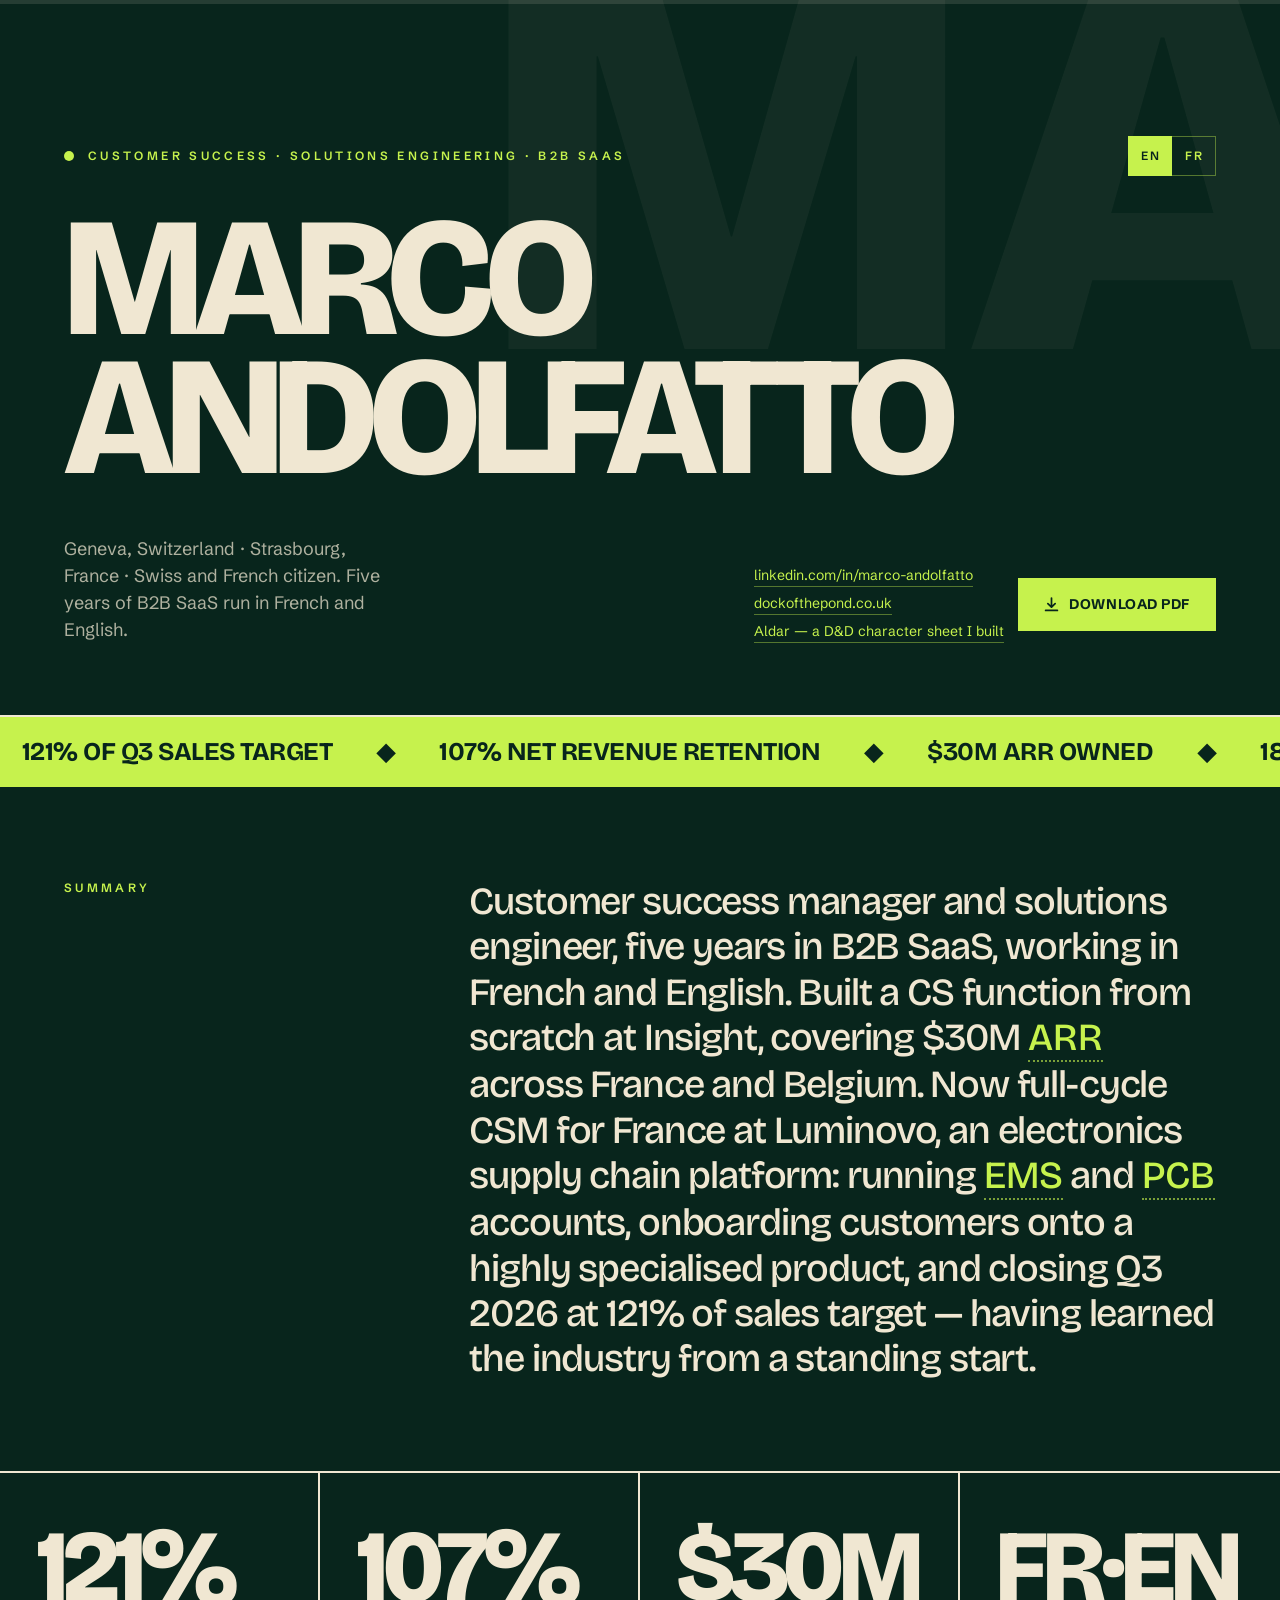
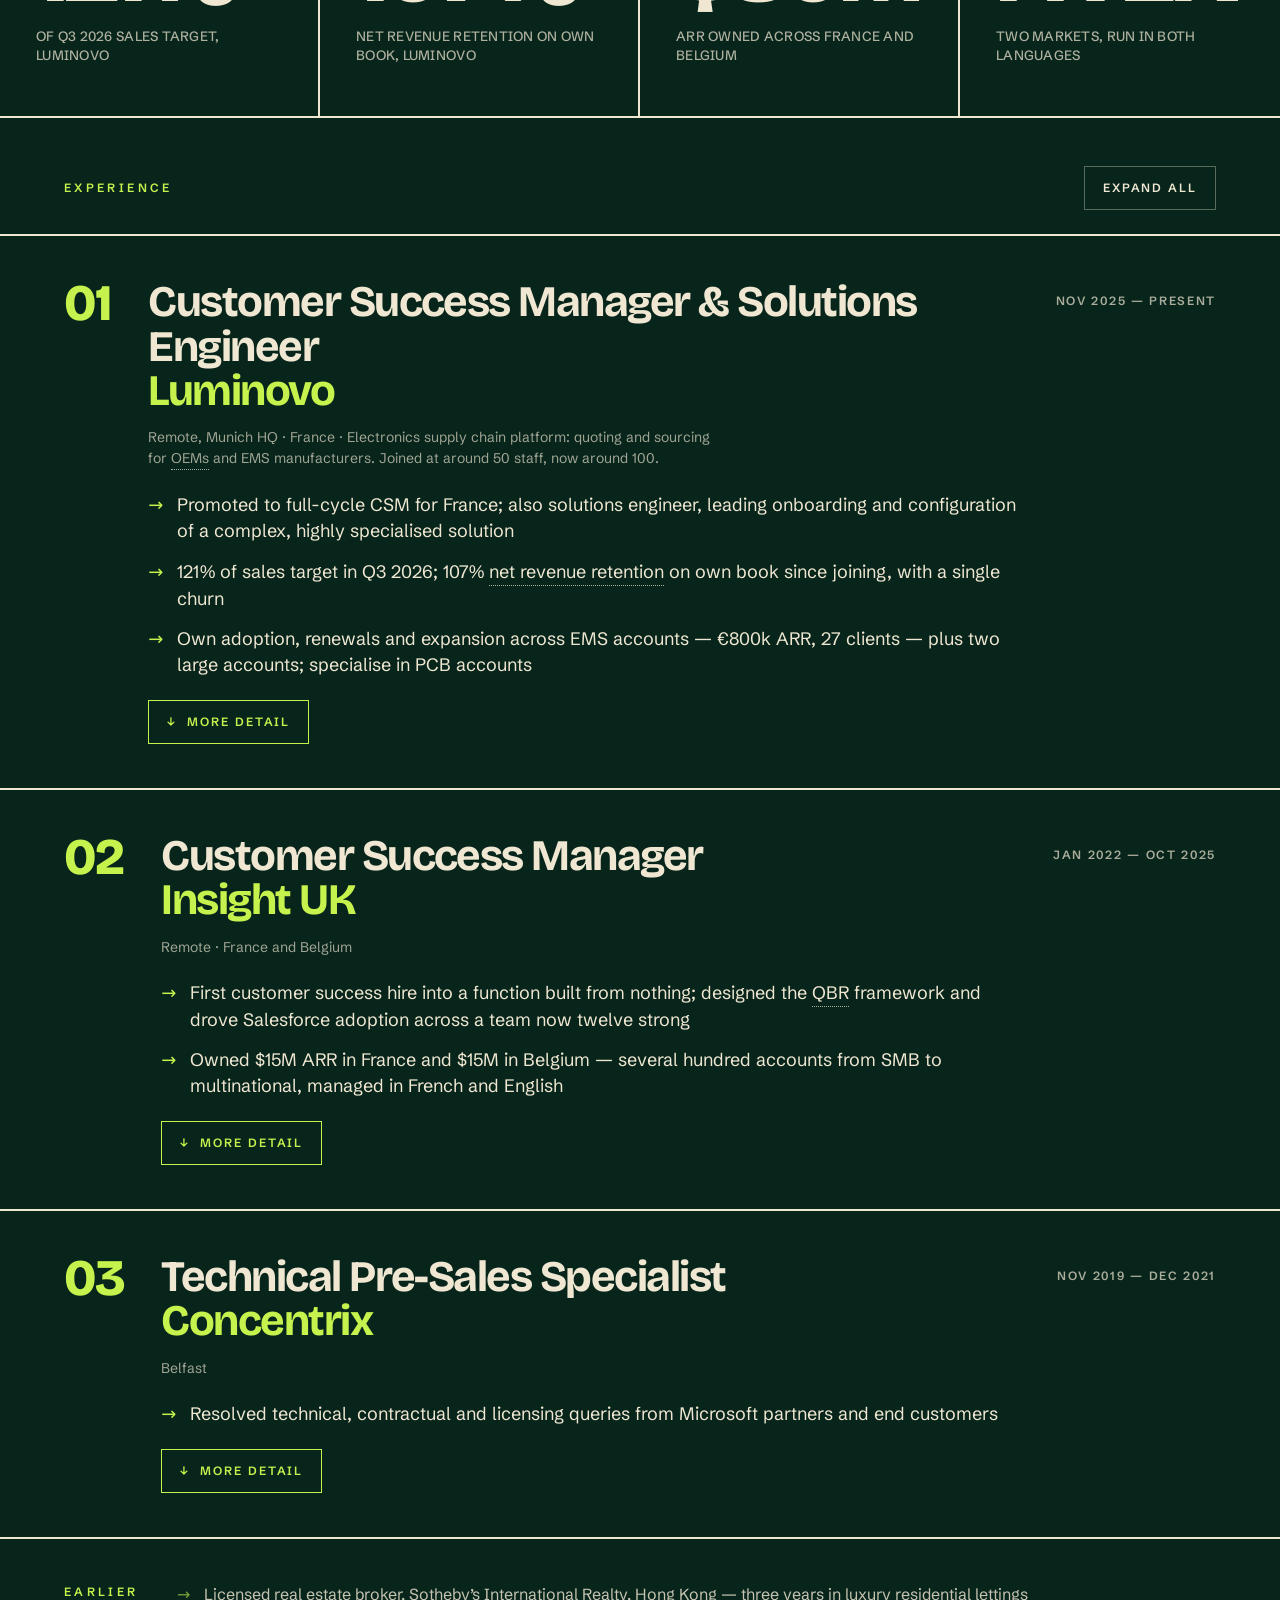
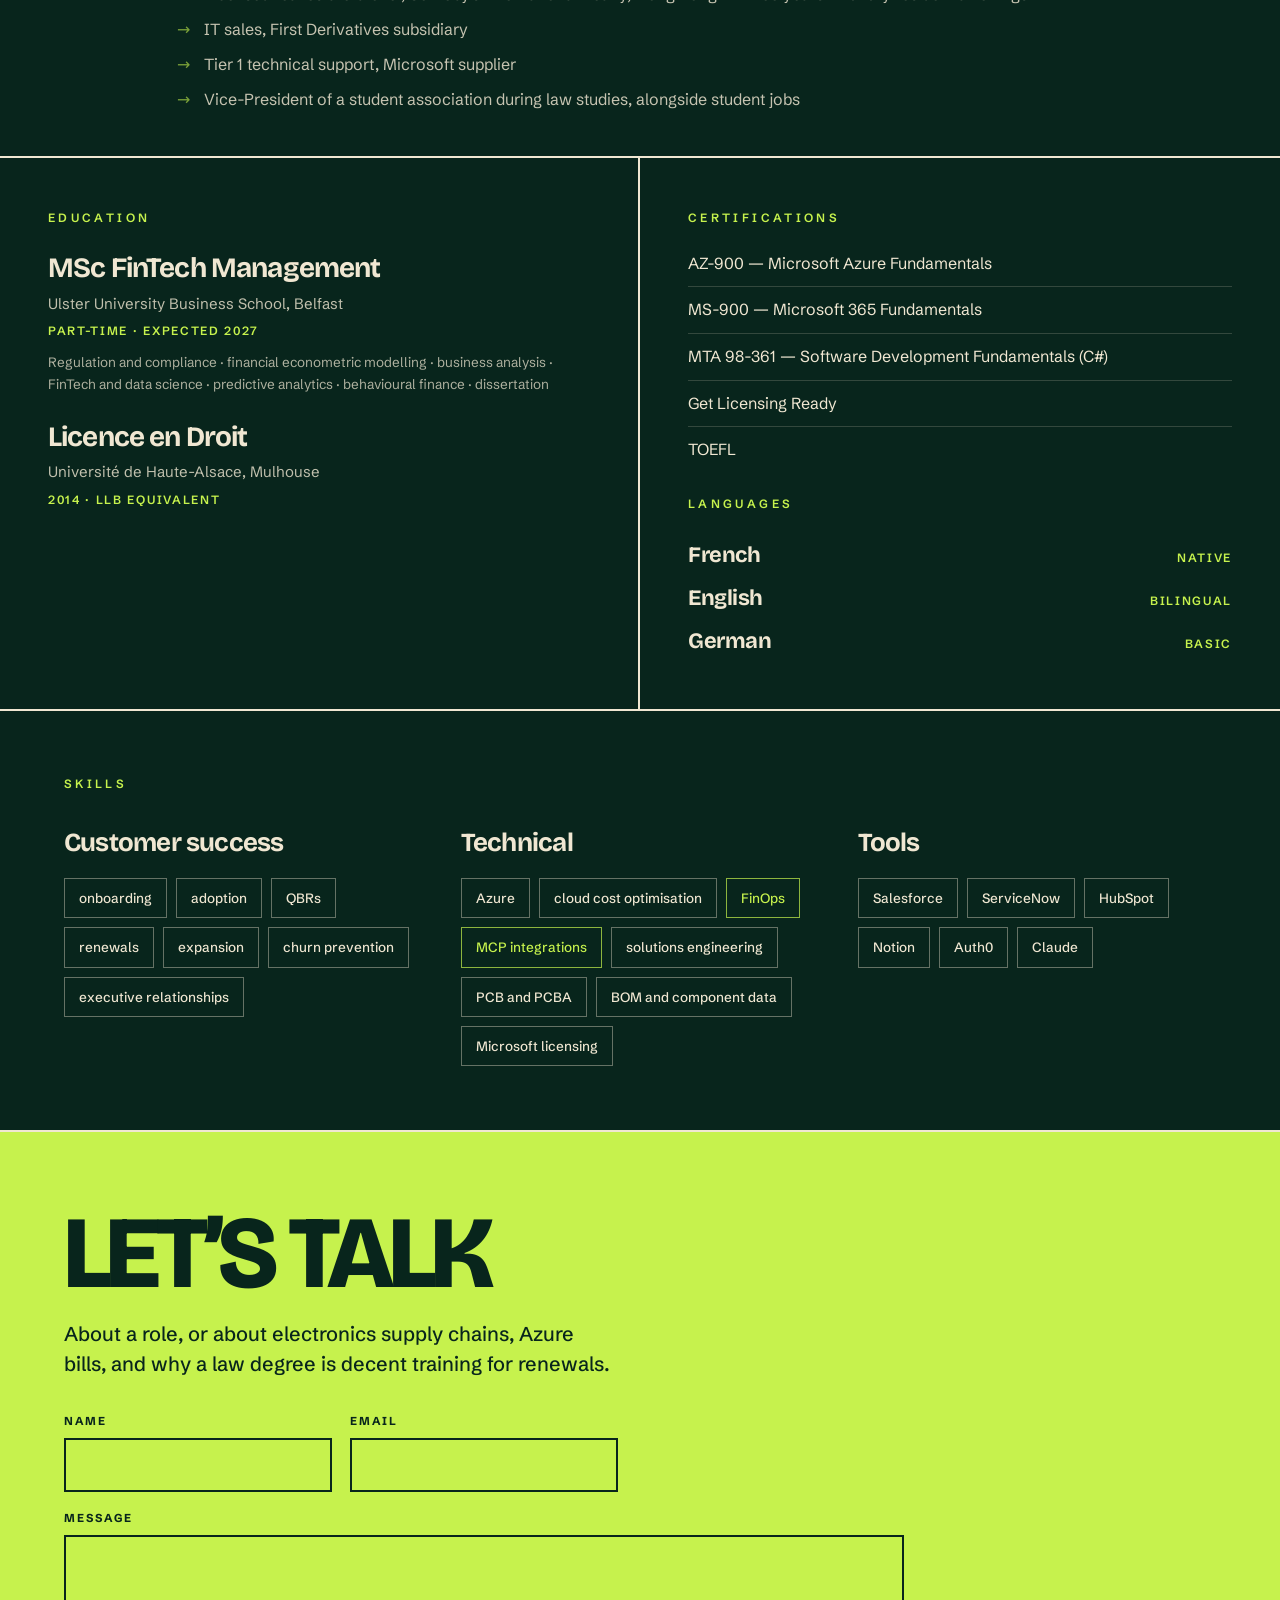
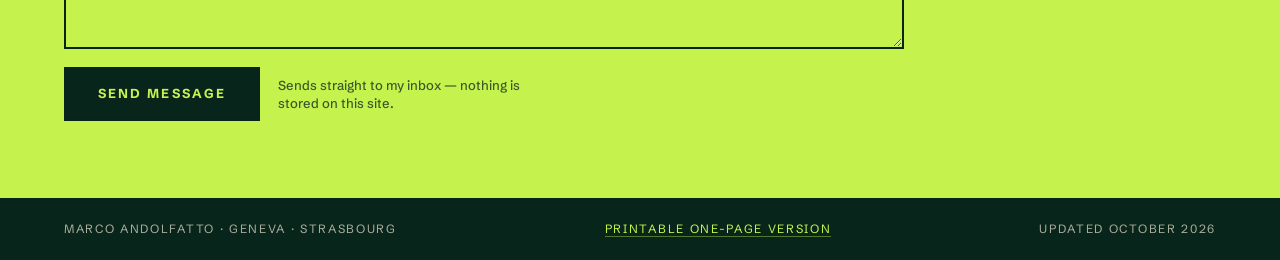
<file: index.html>
<!DOCTYPE html>
<html lang="en-GB">
<head>
<meta charset="utf-8">
<meta name="viewport" content="width=device-width, initial-scale=1">
<title>Marco Andolfatto — Customer Success Manager &amp; Solutions Engineer</title>
<meta name="description" content="Customer success manager and solutions engineer, five years in B2B SaaS, working in French and English. 121% of Q3 sales target and 107% net revenue retention at Luminovo; built a CS function from scratch at Insight across $30M ARR in France and Belgium.">
<meta name="author" content="Marco Andolfatto">
<link rel="canonical" href="https://cv.andolfatto.co.uk/">
<link rel="alternate" hreflang="en" href="https://cv.andolfatto.co.uk/">
<link rel="alternate" hreflang="fr" href="https://cv.andolfatto.co.uk/fr/">
<link rel="alternate" hreflang="x-default" href="https://cv.andolfatto.co.uk/">

<meta property="og:type" content="profile">
<meta property="og:locale" content="en_GB">
<meta property="og:locale:alternate" content="fr_FR">
<meta property="og:site_name" content="Marco Andolfatto">
<meta property="og:title" content="Marco Andolfatto — Customer Success Manager &amp; Solutions Engineer">
<meta property="og:description" content="Five years of B2B SaaS run in French and English. 121% of Q3 sales target, 107% net revenue retention, $30M ARR owned across France and Belgium.">
<meta property="og:url" content="https://cv.andolfatto.co.uk/">
<meta property="og:image" content="https://cv.andolfatto.co.uk/assets/og.png">
<meta property="og:image:width" content="1200">
<meta property="og:image:height" content="630">
<meta property="og:image:alt" content="Marco Andolfatto — Customer Success, technical CS for B2B SaaS.">
<meta name="twitter:card" content="summary_large_image">

<meta name="theme-color" content="#08251C">
<link rel="icon" href="favicon.svg" type="image/svg+xml">
<link rel="apple-touch-icon" href="assets/apple-touch-icon.png">

<link rel="preload" href="assets/fonts/bricolage-grotesque-latin.woff2" as="font" type="font/woff2" crossorigin>
<link rel="preload" href="assets/fonts/schibsted-grotesk-latin.woff2" as="font" type="font/woff2" crossorigin>
<link rel="stylesheet" href="styles.css">
<script src="main.js" defer></script>

<script type="application/ld+json">
{
  "@context": "https://schema.org",
  "@type": "Person",
  "name": "Marco Andolfatto",
  "jobTitle": "Customer Success Manager & Solutions Engineer",
  "url": "https://cv.andolfatto.co.uk/",
  "address": [
    { "@type": "PostalAddress", "addressLocality": "Genève", "addressCountry": "CH" },
    { "@type": "PostalAddress", "addressLocality": "Strasbourg", "addressCountry": "FR" }
  ],
  "nationality": [
    { "@type": "Country", "name": "Switzerland" },
    { "@type": "Country", "name": "France" }
  ],
  "knowsLanguage": ["fr", "en", "de"],
  "sameAs": [
    "https://www.linkedin.com/in/marco-andolfatto",
    "https://dockofthepond.co.uk"
  ],
  "worksFor": { "@type": "Organization", "name": "Luminovo" }
}
</script>
</head>
<body>

<a class="skip-link" href="#main">Skip to content</a>

<div class="progress" aria-hidden="true">
  <div class="progress__fill" id="progress-fill"></div>
</div>

<div class="shell">

  <!-- Hero ---------------------------------------------------------------- -->
  <header class="hero">
    <div class="hero__ghost" aria-hidden="true">MA</div>
    <div class="hero__inner">
      <p class="hero__eyebrow">
        <span class="hero__dot" aria-hidden="true"></span>
        <span class="hero__kicker">Customer Success · Solutions Engineering · B2B SaaS</span>
        <span class="lang" role="group" aria-label="Language">
          <a class="lang__link" href="./" lang="en" hreflang="en" aria-current="page">EN</a>
          <a class="lang__link" href="fr/" lang="fr" hreflang="fr">FR<span class="visually-hidden"> — version française</span></a>
        </span>
      </p>
      <h1 class="hero__name">Marco<br>Andolfatto</h1>
      <div class="hero__bottom">
        <p class="hero__blurb">Geneva, Switzerland · Strasbourg, France · Swiss and French citizen. Five years of B2B SaaS run in French and English.</p>
        <div class="hero__actions">
          <div class="hero__links">
            <a href="https://www.linkedin.com/in/marco-andolfatto" target="_blank" rel="noopener">linkedin.com/in/marco-andolfatto</a>
            <a href="https://dockofthepond.co.uk" target="_blank" rel="noopener">dockofthepond.co.uk</a>
            <a href="https://aldar.dockofthepond.co.uk/share" target="_blank" rel="noopener">Aldar — a D&amp;D character sheet I built</a>
          </div>
          <a class="btn btn--pdf" href="Marco-Andolfatto-CV.pdf" download="Marco-Andolfatto-CV.pdf">
            <svg width="15" height="15" viewBox="0 0 14 14" fill="none" aria-hidden="true"><path d="M7 1v8.5M7 9.5 3.6 6.1M7 9.5l3.4-3.4M1.5 12.5h11" stroke="currentColor" stroke-width="1.6" stroke-linecap="round" stroke-linejoin="round"></path></svg>
            Download PDF
          </a>
        </div>
      </div>
    </div>
  </header>

  <main id="main">

  <!-- Metrics ticker ------------------------------------------------------ -->
  <div class="ticker">
    <div class="ticker__track">
      <div class="ticker__run">
        <span>121% of Q3 sales target</span><span aria-hidden="true">◆</span><span>107% net revenue retention</span><span aria-hidden="true">◆</span><span>$30M ARR owned</span><span aria-hidden="true">◆</span><span>18 of 19 logos retained</span><span aria-hidden="true">◆</span><span>France · Belgium · UK</span><span aria-hidden="true">◆</span><span>CS function built from nothing</span><span aria-hidden="true">◆</span>
      </div>
      <div class="ticker__run" aria-hidden="true">
        <span>121% of Q3 sales target</span><span>◆</span><span>107% net revenue retention</span><span>◆</span><span>$30M ARR owned</span><span>◆</span><span>18 of 19 logos retained</span><span>◆</span><span>France · Belgium · UK</span><span>◆</span><span>CS function built from nothing</span><span>◆</span>
      </div>
    </div>
  </div>

  <!-- Summary ------------------------------------------------------------- -->
  <section class="section" aria-labelledby="summary-label">
    <div class="wrap summary__grid">
      <h2 class="label" id="summary-label">Summary</h2>
      <div class="summary__body">
        <p class="summary__text">Customer success manager and solutions engineer, five years in B2B SaaS, working in French and English. Built a CS function from scratch at Insight, covering $30M <button type="button" class="term term--strong" data-term="arr">ARR</button> across France and Belgium. Now full-cycle CSM for France at Luminovo, an electronics supply chain platform: running <button type="button" class="term term--strong" data-term="ems">EMS</button> and <button type="button" class="term term--strong" data-term="pcb">PCB</button> accounts, onboarding customers onto a highly specialised product, and closing Q3 2026 at 121% of sales target — having learned the industry from a standing start.</p>
      </div>
    </div>
  </section>

  <!-- Stat grid ----------------------------------------------------------- -->
  <section class="stats" aria-label="Headline numbers">
    <div class="stat">
      <div class="stat__figure">121%</div>
      <div class="stat__caption">Of Q3 2026 sales target, Luminovo</div>
    </div>
    <div class="stat">
      <div class="stat__figure">107%</div>
      <div class="stat__caption">Net revenue retention on own book, Luminovo</div>
    </div>
    <div class="stat">
      <div class="stat__figure">$30M</div>
      <div class="stat__caption">ARR owned across France and Belgium</div>
    </div>
    <div class="stat">
      <div class="stat__figure">FR·EN</div>
      <div class="stat__caption">Two markets, run in both languages</div>
    </div>
  </section>

  <!-- Experience ---------------------------------------------------------- -->
  <section aria-labelledby="experience-label">
    <div class="experience__head">
      <h2 class="label" id="experience-label">Experience</h2>
      <button type="button" class="btn btn--ghost" id="expand-all" aria-expanded="false">Expand all</button>
    </div>

    <article class="role">
      <div class="role__row">
        <div class="role__index" aria-hidden="true">01</div>
        <div class="role__body">
          <h3 class="role__title">Customer Success Manager &amp; Solutions Engineer<br><span class="role__company">Luminovo</span></h3>
          <p class="role__context">Remote, Munich HQ · France · Electronics supply chain platform: quoting and sourcing for <button type="button" class="term" data-term="oem">OEMs</button> and EMS manufacturers. Joined at around 50 staff, now around 100.</p>
          <ul class="bullets">
            <li><span>Promoted to full-cycle CSM for France; also solutions engineer, leading onboarding and configuration of a complex, highly specialised solution</span></li>
            <li><span>121% of sales target in Q3 2026; 107% <button type="button" class="term" data-term="nrr">net revenue retention</button> on own book since joining, with a single churn</span></li>
            <li><span>Own adoption, renewals and expansion across EMS accounts — €800k ARR, 27 clients — plus two large accounts; specialise in PCB accounts</span></li>
          </ul>
          <div class="role__more" id="role-luminovo-more" data-open="false">
            <div>
              <ul class="bullets">
                <li><span>96% gross and 112% net retention across renewals run; 18 of 19 logos retained</span></li>
                <li><span>Built working command of <button type="button" class="term" data-term="pcba">PCBA</button> sourcing, <button type="button" class="term" data-term="bom">BOM</button> data and component pricing with no prior electronics background</span></li>
                <li><span>Build internal applets on the company&rsquo;s <button type="button" class="term" data-term="mcp">MCP</button> integration, used by colleagues and clients, resolving platform problems without routing them to engineering</span></li>
              </ul>
            </div>
          </div>
          <button type="button" class="btn btn--lime role__toggle" aria-expanded="false" aria-controls="role-luminovo-more">
            <span class="role__chevron" aria-hidden="true">↓</span><span class="role__toggle-label">More detail</span>
            <span class="visually-hidden"> about Customer Success Manager &amp; Solutions Engineer at Luminovo</span>
          </button>
        </div>
        <p class="role__date">Nov 2025 — present</p>
      </div>
    </article>

    <article class="role">
      <div class="role__row">
        <div class="role__index" aria-hidden="true">02</div>
        <div class="role__body">
          <h3 class="role__title">Customer Success Manager<br><span class="role__company">Insight UK</span></h3>
          <p class="role__context">Remote · France and Belgium</p>
          <ul class="bullets">
            <li><span>First customer success hire into a function built from nothing; designed the <button type="button" class="term" data-term="qbr">QBR</button> framework and drove Salesforce adoption across a team now twelve strong</span></li>
            <li><span>Owned $15M ARR in France and $15M in Belgium — several hundred accounts from SMB to multinational, managed in French and English</span></li>
          </ul>
          <div class="role__more" id="role-insight-more" data-open="false">
            <div>
              <ul class="bullets">
                <li><span>Named contributor on a $3M ARR contract</span></li>
                <li><span>Delivered several hundred thousand dollars of Azure consumption savings across around 40 accounts, reinvested with Insight and supporting renewals</span></li>
                <li><span>De facto Azure escalation point for the CS team where no engineer was available</span></li>
              </ul>
            </div>
          </div>
          <button type="button" class="btn btn--lime role__toggle" aria-expanded="false" aria-controls="role-insight-more">
            <span class="role__chevron" aria-hidden="true">↓</span><span class="role__toggle-label">More detail</span>
            <span class="visually-hidden"> about Customer Success Manager at Insight UK</span>
          </button>
        </div>
        <p class="role__date">Jan 2022 — Oct 2025</p>
      </div>
    </article>

    <article class="role">
      <div class="role__row">
        <div class="role__index" aria-hidden="true">03</div>
        <div class="role__body">
          <h3 class="role__title">Technical Pre-Sales Specialist<br><span class="role__company">Concentrix</span></h3>
          <p class="role__context">Belfast</p>
          <ul class="bullets">
            <li><span>Resolved technical, contractual and licensing queries from Microsoft partners and end customers</span></li>
          </ul>
          <div class="role__more" id="role-concentrix-more" data-open="false">
            <div>
              <ul class="bullets">
                <li><span>Promoted to lead a team of five; owned individual and team-level KPI reporting</span></li>
                <li><span>Hit full bonus throughout tenure</span></li>
              </ul>
            </div>
          </div>
          <button type="button" class="btn btn--lime role__toggle" aria-expanded="false" aria-controls="role-concentrix-more">
            <span class="role__chevron" aria-hidden="true">↓</span><span class="role__toggle-label">More detail</span>
            <span class="visually-hidden"> about Technical Pre-Sales Specialist at Concentrix</span>
          </button>
        </div>
        <p class="role__date">Nov 2019 — Dec 2021</p>
      </div>
    </article>

    <article class="earlier" aria-labelledby="earlier-label">
      <div class="earlier__row">
        <h3 class="label" id="earlier-label" style="flex:0 0 auto">Earlier</h3>
        <ul class="earlier__list">
          <li><span>Licensed real estate broker, Sotheby&rsquo;s International Realty, Hong Kong — three years in luxury residential lettings</span></li>
          <li><span>IT sales, First Derivatives subsidiary</span></li>
          <li><span>Tier 1 technical support, Microsoft supplier</span></li>
          <li><span>Vice-President of a student association during law studies, alongside student jobs</span></li>
        </ul>
      </div>
    </article>
  </section>

  <!-- Education / certifications / languages ------------------------------ -->
  <section class="creds">
    <div class="creds__cell" aria-labelledby="education-label">
      <h2 class="label" id="education-label">Education</h2>
      <div class="degree">
        <div class="degree__name">MSc FinTech Management</div>
        <div class="degree__school">Ulster University Business School, Belfast</div>
        <div class="degree__meta">Part-time · expected 2027</div>
        <p class="degree__modules">Regulation and compliance · financial econometric modelling · business analysis · FinTech and data science · predictive analytics · behavioural finance · dissertation</p>
      </div>
      <div class="degree">
        <div class="degree__name">Licence en Droit</div>
        <div class="degree__school">Université de Haute-Alsace, Mulhouse</div>
        <div class="degree__meta">2014 · LLB equivalent</div>
      </div>
    </div>
    <div class="creds__cell">
      <h2 class="label" id="certifications-label">Certifications</h2>
      <ul class="certs" aria-labelledby="certifications-label">
        <li>AZ-900 — Microsoft Azure Fundamentals</li>
        <li>MS-900 — Microsoft 365 Fundamentals</li>
        <li>MTA 98-361 — Software Development Fundamentals (C#)</li>
        <li>Get Licensing Ready</li>
        <li>TOEFL</li>
      </ul>
      <h2 class="label" id="languages-label">Languages</h2>
      <div class="langs" aria-labelledby="languages-label">
        <div class="langs__row"><span class="langs__name">French</span><span class="langs__level">native</span></div>
        <div class="langs__row"><span class="langs__name">English</span><span class="langs__level">bilingual</span></div>
        <div class="langs__row"><span class="langs__name">German</span><span class="langs__level">basic</span></div>
      </div>
    </div>
  </section>

  <!-- Skills -------------------------------------------------------------- -->
  <section class="skills" aria-labelledby="skills-label">
    <h2 class="label" id="skills-label">Skills</h2>
    <div class="skills__grid">
      <div>
        <div class="skills__heading">Customer success</div>
        <div class="chips">
          <span class="chip">onboarding</span>
          <span class="chip">adoption</span>
          <span class="chip">QBRs</span>
          <span class="chip">renewals</span>
          <span class="chip">expansion</span>
          <span class="chip">churn prevention</span>
          <span class="chip">executive relationships</span>
        </div>
      </div>
      <div>
        <div class="skills__heading">Technical</div>
        <div class="chips">
          <span class="chip">Azure</span>
          <span class="chip">cloud cost optimisation</span>
          <button type="button" class="term term--chip" data-term="finops">FinOps</button>
          <button type="button" class="term term--chip" data-term="mcp">MCP integrations</button>
          <span class="chip">solutions engineering</span>
          <span class="chip">PCB and PCBA</span>
          <span class="chip">BOM and component data</span>
          <span class="chip">Microsoft licensing</span>
        </div>
      </div>
      <div>
        <div class="skills__heading">Tools</div>
        <div class="chips">
          <span class="chip">Salesforce</span>
          <span class="chip">ServiceNow</span>
          <span class="chip">HubSpot</span>
          <span class="chip">Notion</span>
          <span class="chip">Auth0</span>
          <span class="chip">Claude</span>
        </div>
      </div>
    </div>
  </section>

  <!-- Contact ------------------------------------------------------------- -->
  <section class="slab--contact" id="contact" aria-labelledby="contact-title">
    <div class="wrap">
      <h2 class="contact__title" id="contact-title">Let&rsquo;s talk</h2>
      <p class="contact__stand">About a role, or about electronics supply chains, Azure bills, and why a law degree is decent training for renewals.</p>

      <form class="form" id="contact-form" novalidate>
        <label class="field">Name
          <input type="text" name="name" id="c-name" autocomplete="name" maxlength="120" required>
        </label>
        <label class="field">Email
          <input type="email" name="email" id="c-email" autocomplete="email" maxlength="180" required>
        </label>
        <label class="field field--wide">Message
          <textarea name="message" id="c-message" rows="4" maxlength="4000" required></textarea>
        </label>

        <!-- Honeypots. Left alone by people, filled in by naive bots. -->
        <div class="hp" aria-hidden="true">
          <label>Website<input type="text" name="website" tabindex="-1" autocomplete="off"></label>
          <label>Leave this empty<input type="checkbox" name="botcheck" tabindex="-1"></label>
        </div>

        <p class="form__status" id="form-status" role="status" aria-live="polite"></p>

        <div class="form__foot">
          <button type="submit" class="btn btn--send" id="c-submit">Send message</button>
          <span class="form__note" id="form-note">Sends straight to my inbox — nothing is stored on this site.</span>
        </div>
      </form>
    </div>
  </section>

  </main>

  <footer class="colophon">
    <span>Marco Andolfatto · Geneva · Strasbourg</span>
    <span><a href="print.html">Printable one-page version</a></span>
    <span>Updated October 2026</span>
  </footer>
</div>

<div class="tip" id="glossary-tip" role="tooltip" hidden>
  <span class="tip__title" id="glossary-tip-title"></span><span id="glossary-tip-body"></span>
</div>

</body>
</html>
</file>
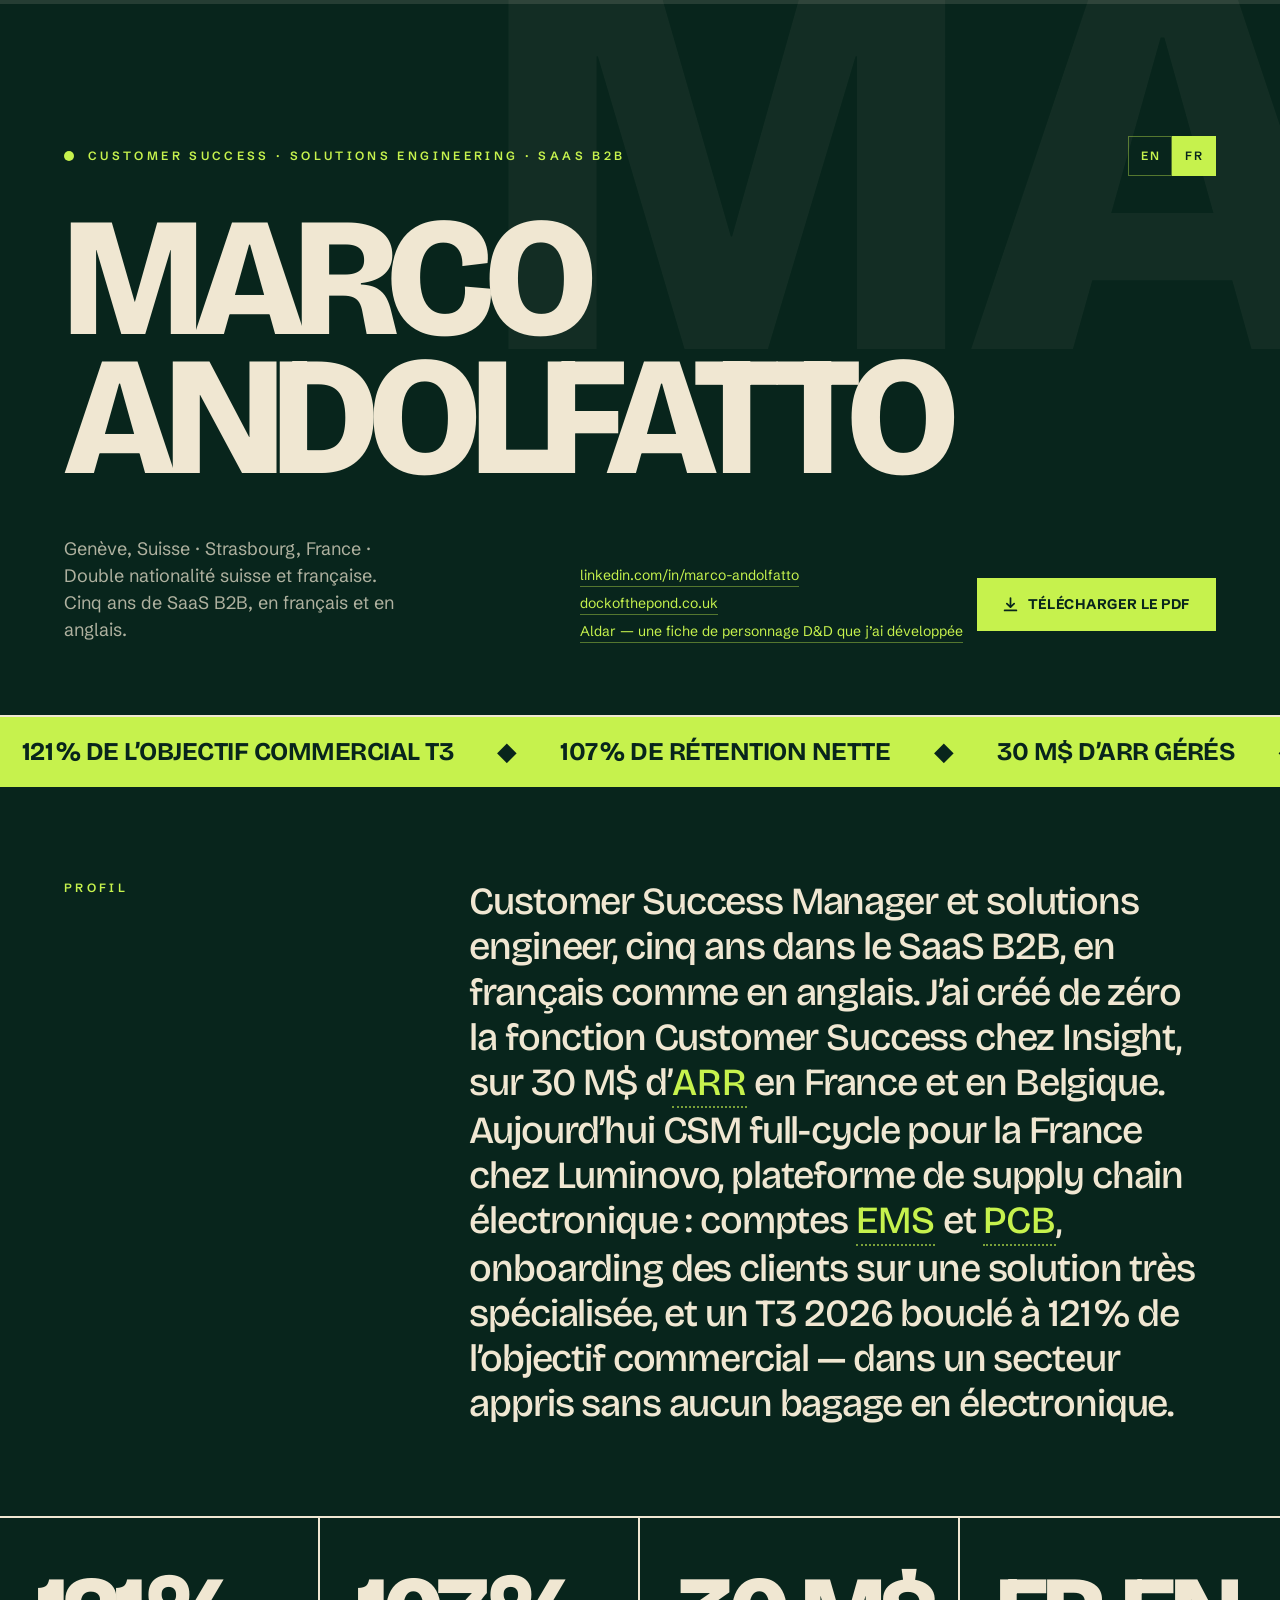
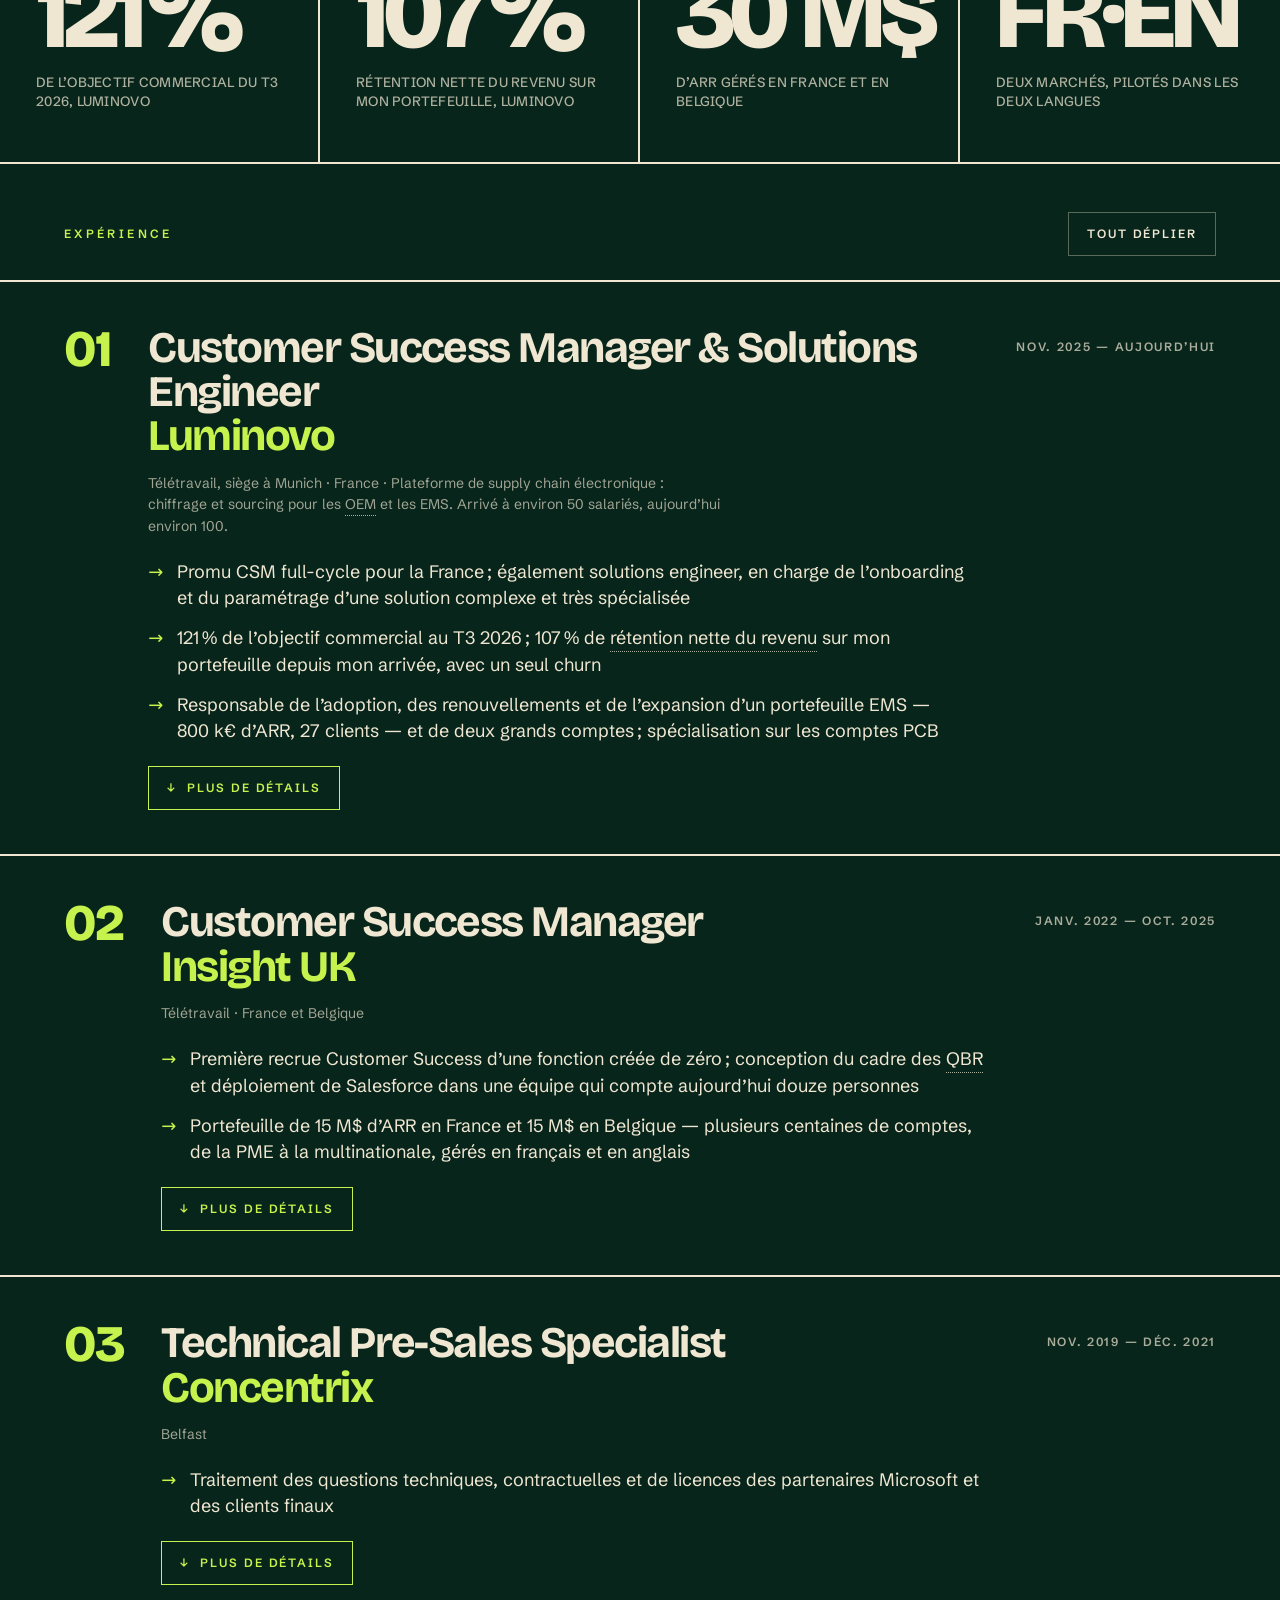
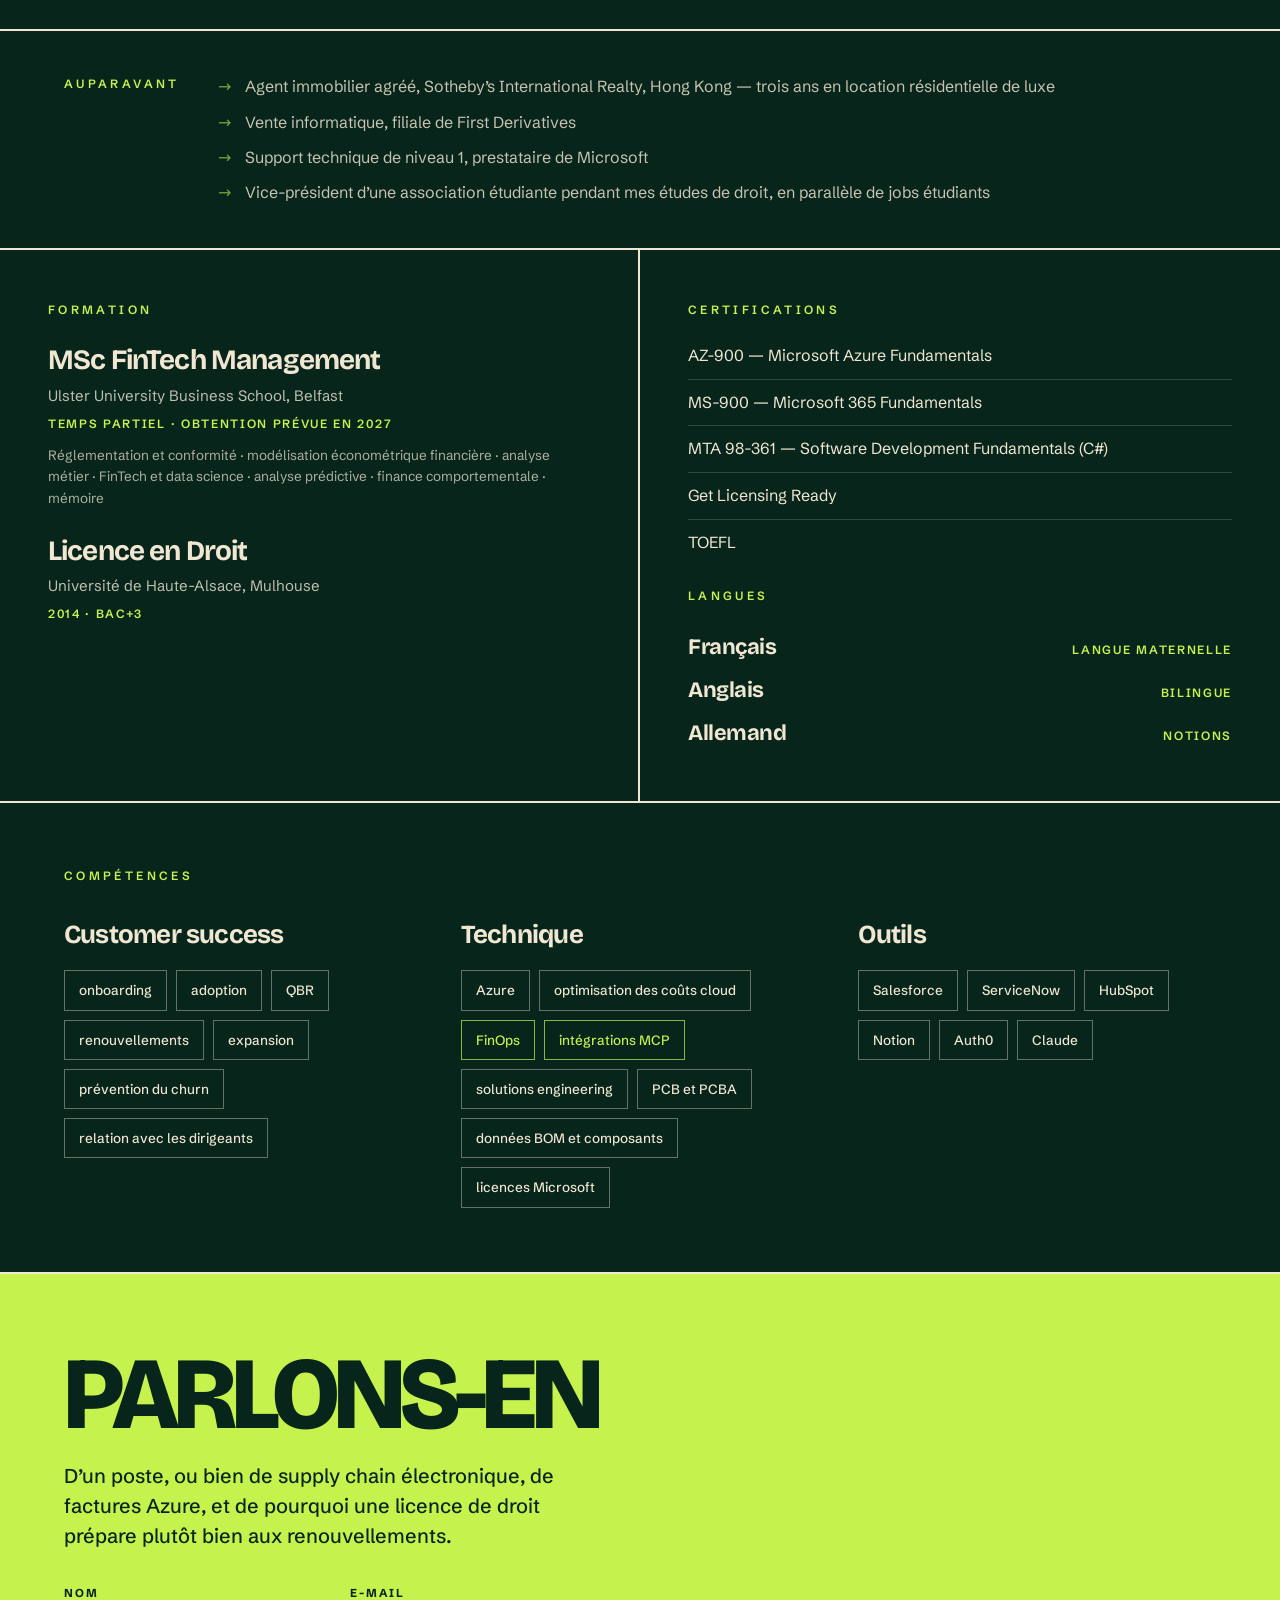
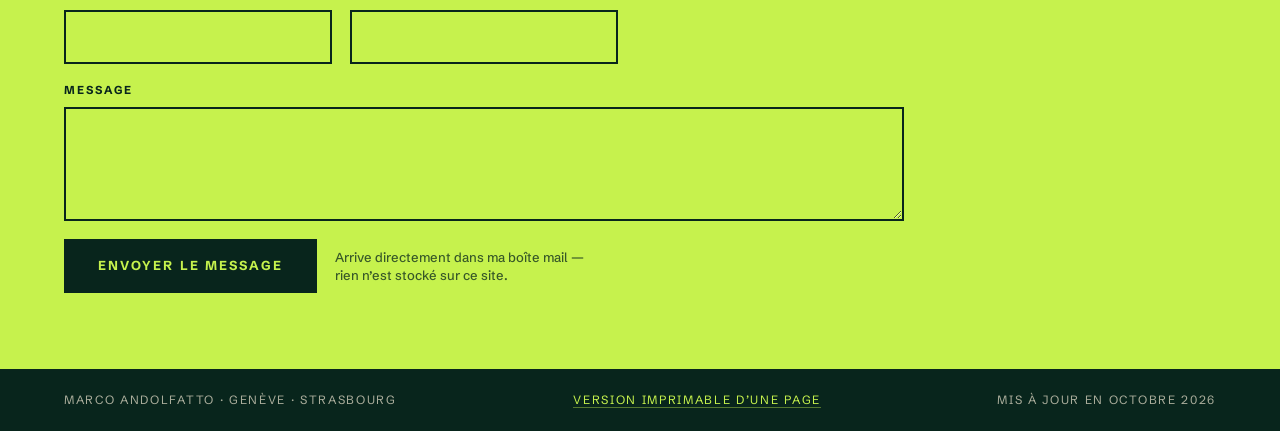
<file: fr/index.html>
<!DOCTYPE html>
<html lang="fr">
<head>
<meta charset="utf-8">
<meta name="viewport" content="width=device-width, initial-scale=1">
<title>Marco Andolfatto — Customer Success Manager &amp; Solutions Engineer</title>
<meta name="description" content="Customer Success Manager et solutions engineer, cinq ans de SaaS B2B en français et en anglais. 121&#8239;% de l’objectif commercial au T3 et 107&#8239;% de rétention nette chez Luminovo&#8239;; fonction CS créée de zéro chez Insight sur 30&nbsp;M$ d’ARR en France et en Belgique.">
<meta name="author" content="Marco Andolfatto">
<link rel="canonical" href="https://cv.andolfatto.co.uk/fr/">
<link rel="alternate" hreflang="en" href="https://cv.andolfatto.co.uk/">
<link rel="alternate" hreflang="fr" href="https://cv.andolfatto.co.uk/fr/">
<link rel="alternate" hreflang="x-default" href="https://cv.andolfatto.co.uk/">

<meta property="og:type" content="profile">
<meta property="og:locale" content="fr_FR">
<meta property="og:locale:alternate" content="en_GB">
<meta property="og:site_name" content="Marco Andolfatto">
<meta property="og:title" content="Marco Andolfatto — Customer Success Manager &amp; Solutions Engineer">
<meta property="og:description" content="Cinq ans de SaaS B2B en français et en anglais. 121&#8239;% de l’objectif commercial au T3, 107&#8239;% de rétention nette, 30&nbsp;M$ d’ARR gérés en France et en Belgique.">
<meta property="og:url" content="https://cv.andolfatto.co.uk/fr/">
<meta property="og:image" content="https://cv.andolfatto.co.uk/assets/og.png">
<meta property="og:image:width" content="1200">
<meta property="og:image:height" content="630">
<meta property="og:image:alt" content="Marco Andolfatto — Customer Success, technical CS for B2B SaaS.">
<meta name="twitter:card" content="summary_large_image">

<meta name="theme-color" content="#08251C">
<link rel="icon" href="../favicon.svg" type="image/svg+xml">
<link rel="apple-touch-icon" href="../assets/apple-touch-icon.png">

<link rel="preload" href="../assets/fonts/bricolage-grotesque-latin.woff2" as="font" type="font/woff2" crossorigin>
<link rel="preload" href="../assets/fonts/schibsted-grotesk-latin.woff2" as="font" type="font/woff2" crossorigin>
<link rel="stylesheet" href="../styles.css">
<script src="../main.js" defer></script>

<script type="application/ld+json">
{
  "@context": "https://schema.org",
  "@type": "Person",
  "name": "Marco Andolfatto",
  "jobTitle": "Customer Success Manager & Solutions Engineer",
  "url": "https://cv.andolfatto.co.uk/fr/",
  "address": [
    { "@type": "PostalAddress", "addressLocality": "Genève", "addressCountry": "CH" },
    { "@type": "PostalAddress", "addressLocality": "Strasbourg", "addressCountry": "FR" }
  ],
  "nationality": [
    { "@type": "Country", "name": "Suisse" },
    { "@type": "Country", "name": "France" }
  ],
  "knowsLanguage": ["fr", "en", "de"],
  "sameAs": [
    "https://www.linkedin.com/in/marco-andolfatto",
    "https://dockofthepond.co.uk"
  ],
  "worksFor": { "@type": "Organization", "name": "Luminovo" }
}
</script>
</head>
<body>

<a class="skip-link" href="#main">Aller au contenu</a>

<div class="progress" aria-hidden="true">
  <div class="progress__fill" id="progress-fill"></div>
</div>

<div class="shell">

  <!-- Hero ---------------------------------------------------------------- -->
  <header class="hero">
    <div class="hero__ghost" aria-hidden="true">MA</div>
    <div class="hero__inner">
      <p class="hero__eyebrow">
        <span class="hero__dot" aria-hidden="true"></span>
        <span class="hero__kicker">Customer Success · Solutions Engineering · SaaS B2B</span>
        <span class="lang" role="group" aria-label="Langue">
          <a class="lang__link" href="../" lang="en" hreflang="en">EN<span class="visually-hidden"> — English version</span></a>
          <a class="lang__link" href="./" lang="fr" hreflang="fr" aria-current="page">FR</a>
        </span>
      </p>
      <h1 class="hero__name">Marco<br>Andolfatto</h1>
      <div class="hero__bottom">
        <p class="hero__blurb">Genève, Suisse · Strasbourg, France · Double nationalité suisse et française. Cinq ans de SaaS B2B, en français et en anglais.</p>
        <div class="hero__actions">
          <div class="hero__links">
            <a href="https://www.linkedin.com/in/marco-andolfatto" target="_blank" rel="noopener">linkedin.com/in/marco-andolfatto</a>
            <a href="https://dockofthepond.co.uk" target="_blank" rel="noopener">dockofthepond.co.uk</a>
            <a href="https://aldar.dockofthepond.co.uk/share" target="_blank" rel="noopener">Aldar — une fiche de personnage D&amp;D que j’ai développée</a>
          </div>
          <a class="btn btn--pdf" href="../Marco-Andolfatto-CV-FR.pdf" download="Marco-Andolfatto-CV-FR.pdf">
            <svg width="15" height="15" viewBox="0 0 14 14" fill="none" aria-hidden="true"><path d="M7 1v8.5M7 9.5 3.6 6.1M7 9.5l3.4-3.4M1.5 12.5h11" stroke="currentColor" stroke-width="1.6" stroke-linecap="round" stroke-linejoin="round"></path></svg>
            Télécharger le PDF
          </a>
        </div>
      </div>
    </div>
  </header>

  <main id="main">

  <!-- Metrics ticker ------------------------------------------------------ -->
  <div class="ticker">
    <div class="ticker__track">
      <div class="ticker__run">
        <span>121&#8239;% de l’objectif commercial T3</span><span aria-hidden="true">◆</span><span>107&#8239;% de rétention nette</span><span aria-hidden="true">◆</span><span>30&nbsp;M$ d’ARR gérés</span><span aria-hidden="true">◆</span><span>18 clients sur 19 conservés</span><span aria-hidden="true">◆</span><span>France · Belgique · Royaume-Uni</span><span aria-hidden="true">◆</span><span>Fonction CS créée de zéro</span><span aria-hidden="true">◆</span>
      </div>
      <div class="ticker__run" aria-hidden="true">
        <span>121&#8239;% de l’objectif commercial T3</span><span>◆</span><span>107&#8239;% de rétention nette</span><span>◆</span><span>30&nbsp;M$ d’ARR gérés</span><span>◆</span><span>18 clients sur 19 conservés</span><span>◆</span><span>France · Belgique · Royaume-Uni</span><span>◆</span><span>Fonction CS créée de zéro</span><span>◆</span>
      </div>
    </div>
  </div>

  <!-- Summary ------------------------------------------------------------- -->
  <section class="section" aria-labelledby="summary-label">
    <div class="wrap summary__grid">
      <h2 class="label" id="summary-label">Profil</h2>
      <div class="summary__body">
        <p class="summary__text">Customer Success Manager et solutions engineer, cinq ans dans le SaaS B2B, en français comme en anglais. J’ai créé de zéro la fonction Customer Success chez Insight, sur 30&nbsp;M$ d’<button type="button" class="term term--strong" data-term="arr">ARR</button> en France et en Belgique. Aujourd’hui CSM full-cycle pour la France chez Luminovo, plateforme de supply chain électronique&nbsp;: comptes <button type="button" class="term term--strong" data-term="ems">EMS</button> et <button type="button" class="term term--strong" data-term="pcb">PCB</button>, onboarding des clients sur une solution très spécialisée, et un T3 2026 bouclé à 121&#8239;% de l’objectif commercial — dans un secteur appris sans aucun bagage en électronique.</p>
      </div>
    </div>
  </section>

  <!-- Stat grid ----------------------------------------------------------- -->
  <section class="stats" aria-label="Chiffres clés">
    <div class="stat">
      <div class="stat__figure">121&#8239;%</div>
      <div class="stat__caption">De l’objectif commercial du T3 2026, Luminovo</div>
    </div>
    <div class="stat">
      <div class="stat__figure">107&#8239;%</div>
      <div class="stat__caption">Rétention nette du revenu sur mon portefeuille, Luminovo</div>
    </div>
    <div class="stat">
      <div class="stat__figure">30&nbsp;M$</div>
      <div class="stat__caption">D’ARR gérés en France et en Belgique</div>
    </div>
    <div class="stat">
      <div class="stat__figure">FR·EN</div>
      <div class="stat__caption">Deux marchés, pilotés dans les deux langues</div>
    </div>
  </section>

  <!-- Experience ---------------------------------------------------------- -->
  <section aria-labelledby="experience-label">
    <div class="experience__head">
      <h2 class="label" id="experience-label">Expérience</h2>
      <button type="button" class="btn btn--ghost" id="expand-all" aria-expanded="false">Tout déplier</button>
    </div>

    <article class="role">
      <div class="role__row">
        <div class="role__index" aria-hidden="true">01</div>
        <div class="role__body">
          <h3 class="role__title">Customer Success Manager &amp; Solutions Engineer<br><span class="role__company">Luminovo</span></h3>
          <p class="role__context">Télétravail, siège à Munich · France · Plateforme de supply chain électronique&nbsp;: chiffrage et sourcing pour les <button type="button" class="term" data-term="oem">OEM</button> et les EMS. Arrivé à environ 50 salariés, aujourd’hui environ 100.</p>
          <ul class="bullets">
            <li><span>Promu CSM full-cycle pour la France&#8239;; également solutions engineer, en charge de l’onboarding et du paramétrage d’une solution complexe et très spécialisée</span></li>
            <li><span>121&#8239;% de l’objectif commercial au T3 2026&#8239;; 107&#8239;% de <button type="button" class="term" data-term="nrr">rétention nette du revenu</button> sur mon portefeuille depuis mon arrivée, avec un seul churn</span></li>
            <li><span>Responsable de l’adoption, des renouvellements et de l’expansion d’un portefeuille EMS — 800&nbsp;k€ d’ARR, 27 clients — et de deux grands comptes&#8239;; spécialisation sur les comptes PCB</span></li>
          </ul>
          <div class="role__more" id="role-luminovo-more" data-open="false">
            <div>
              <ul class="bullets">
                <li><span>96&#8239;% de rétention brute et 112&#8239;% de rétention nette sur les renouvellements menés&#8239;; 18 clients sur 19 conservés</span></li>
                <li><span>Maîtrise opérationnelle du sourcing <button type="button" class="term" data-term="pcba">PCBA</button>, des données de <button type="button" class="term" data-term="bom">BOM</button> et de la tarification des composants, acquise sans aucun bagage en électronique</span></li>
                <li><span>Développement d’applets internes sur l’intégration <button type="button" class="term" data-term="mcp">MCP</button> de la plateforme, utilisés par mes collègues et par les clients, qui règlent des problèmes sans passer par l’équipe technique</span></li>
              </ul>
            </div>
          </div>
          <button type="button" class="btn btn--lime role__toggle" aria-expanded="false" aria-controls="role-luminovo-more">
            <span class="role__chevron" aria-hidden="true">↓</span><span class="role__toggle-label">Plus de détails</span>
            <span class="visually-hidden"> sur le poste de Customer Success Manager &amp; Solutions Engineer chez Luminovo</span>
          </button>
        </div>
        <p class="role__date">Nov. 2025 — aujourd’hui</p>
      </div>
    </article>

    <article class="role">
      <div class="role__row">
        <div class="role__index" aria-hidden="true">02</div>
        <div class="role__body">
          <h3 class="role__title">Customer Success Manager<br><span class="role__company">Insight UK</span></h3>
          <p class="role__context">Télétravail · France et Belgique</p>
          <ul class="bullets">
            <li><span>Première recrue Customer Success d’une fonction créée de zéro&#8239;; conception du cadre des <button type="button" class="term" data-term="qbr">QBR</button> et déploiement de Salesforce dans une équipe qui compte aujourd’hui douze personnes</span></li>
            <li><span>Portefeuille de 15&nbsp;M$ d’ARR en France et 15&nbsp;M$ en Belgique — plusieurs centaines de comptes, de la PME à la multinationale, gérés en français et en anglais</span></li>
          </ul>
          <div class="role__more" id="role-insight-more" data-open="false">
            <div>
              <ul class="bullets">
                <li><span>Contributeur nommé sur un contrat de 3&nbsp;M$ d’ARR</span></li>
                <li><span>Plusieurs centaines de milliers de dollars d’économies sur la consommation Azure, sur une quarantaine de comptes, réinvestis chez Insight et en appui des renouvellements</span></li>
                <li><span>Référent Azure de fait pour l’équipe CS, en l’absence d’ingénieur disponible</span></li>
              </ul>
            </div>
          </div>
          <button type="button" class="btn btn--lime role__toggle" aria-expanded="false" aria-controls="role-insight-more">
            <span class="role__chevron" aria-hidden="true">↓</span><span class="role__toggle-label">Plus de détails</span>
            <span class="visually-hidden"> sur le poste de Customer Success Manager chez Insight UK</span>
          </button>
        </div>
        <p class="role__date">Janv. 2022 — oct. 2025</p>
      </div>
    </article>

    <article class="role">
      <div class="role__row">
        <div class="role__index" aria-hidden="true">03</div>
        <div class="role__body">
          <h3 class="role__title">Technical Pre-Sales Specialist<br><span class="role__company">Concentrix</span></h3>
          <p class="role__context">Belfast</p>
          <ul class="bullets">
            <li><span>Traitement des questions techniques, contractuelles et de licences des partenaires Microsoft et des clients finaux</span></li>
          </ul>
          <div class="role__more" id="role-concentrix-more" data-open="false">
            <div>
              <ul class="bullets">
                <li><span>Promu responsable d’une équipe de cinq personnes&#8239;; suivi des KPI individuels et d’équipe</span></li>
                <li><span>Bonus intégral atteint pendant toute la durée du poste</span></li>
              </ul>
            </div>
          </div>
          <button type="button" class="btn btn--lime role__toggle" aria-expanded="false" aria-controls="role-concentrix-more">
            <span class="role__chevron" aria-hidden="true">↓</span><span class="role__toggle-label">Plus de détails</span>
            <span class="visually-hidden"> sur le poste de Technical Pre-Sales Specialist chez Concentrix</span>
          </button>
        </div>
        <p class="role__date">Nov. 2019 — déc. 2021</p>
      </div>
    </article>

    <article class="earlier" aria-labelledby="earlier-label">
      <div class="earlier__row">
        <h3 class="label" id="earlier-label" style="flex:0 0 auto">Auparavant</h3>
        <ul class="earlier__list">
          <li><span>Agent immobilier agréé, Sotheby’s International Realty, Hong Kong — trois ans en location résidentielle de luxe</span></li>
          <li><span>Vente informatique, filiale de First Derivatives</span></li>
          <li><span>Support technique de niveau 1, prestataire de Microsoft</span></li>
          <li><span>Vice-président d’une association étudiante pendant mes études de droit, en parallèle de jobs étudiants</span></li>
        </ul>
      </div>
    </article>
  </section>

  <!-- Education / certifications / languages ------------------------------ -->
  <section class="creds">
    <div class="creds__cell" aria-labelledby="education-label">
      <h2 class="label" id="education-label">Formation</h2>
      <div class="degree">
        <div class="degree__name">MSc FinTech Management</div>
        <div class="degree__school">Ulster University Business School, Belfast</div>
        <div class="degree__meta">Temps partiel · obtention prévue en 2027</div>
        <p class="degree__modules">Réglementation et conformité · modélisation économétrique financière · analyse métier · FinTech et data science · analyse prédictive · finance comportementale · mémoire</p>
      </div>
      <div class="degree">
        <div class="degree__name">Licence en Droit</div>
        <div class="degree__school">Université de Haute-Alsace, Mulhouse</div>
        <div class="degree__meta">2014 · Bac+3</div>
      </div>
    </div>
    <div class="creds__cell">
      <h2 class="label" id="certifications-label">Certifications</h2>
      <ul class="certs" aria-labelledby="certifications-label">
        <li>AZ-900 — Microsoft Azure Fundamentals</li>
        <li>MS-900 — Microsoft 365 Fundamentals</li>
        <li>MTA 98-361 — Software Development Fundamentals (C#)</li>
        <li>Get Licensing Ready</li>
        <li>TOEFL</li>
      </ul>
      <h2 class="label" id="languages-label">Langues</h2>
      <div class="langs" aria-labelledby="languages-label">
        <div class="langs__row"><span class="langs__name">Français</span><span class="langs__level">langue maternelle</span></div>
        <div class="langs__row"><span class="langs__name">Anglais</span><span class="langs__level">bilingue</span></div>
        <div class="langs__row"><span class="langs__name">Allemand</span><span class="langs__level">notions</span></div>
      </div>
    </div>
  </section>

  <!-- Skills -------------------------------------------------------------- -->
  <section class="skills" aria-labelledby="skills-label">
    <h2 class="label" id="skills-label">Compétences</h2>
    <div class="skills__grid">
      <div>
        <div class="skills__heading">Customer success</div>
        <div class="chips">
          <span class="chip">onboarding</span>
          <span class="chip">adoption</span>
          <span class="chip">QBR</span>
          <span class="chip">renouvellements</span>
          <span class="chip">expansion</span>
          <span class="chip">prévention du churn</span>
          <span class="chip">relation avec les dirigeants</span>
        </div>
      </div>
      <div>
        <div class="skills__heading">Technique</div>
        <div class="chips">
          <span class="chip">Azure</span>
          <span class="chip">optimisation des coûts cloud</span>
          <button type="button" class="term term--chip" data-term="finops">FinOps</button>
          <button type="button" class="term term--chip" data-term="mcp">intégrations MCP</button>
          <span class="chip">solutions engineering</span>
          <span class="chip">PCB et PCBA</span>
          <span class="chip">données BOM et composants</span>
          <span class="chip">licences Microsoft</span>
        </div>
      </div>
      <div>
        <div class="skills__heading">Outils</div>
        <div class="chips">
          <span class="chip">Salesforce</span>
          <span class="chip">ServiceNow</span>
          <span class="chip">HubSpot</span>
          <span class="chip">Notion</span>
          <span class="chip">Auth0</span>
          <span class="chip">Claude</span>
        </div>
      </div>
    </div>
  </section>

  <!-- Contact ------------------------------------------------------------- -->
  <section class="slab--contact" id="contact" aria-labelledby="contact-title">
    <div class="wrap">
      <h2 class="contact__title" id="contact-title">Parlons-en</h2>
      <p class="contact__stand">D’un poste, ou bien de supply chain électronique, de factures Azure, et de pourquoi une licence de droit prépare plutôt bien aux renouvellements.</p>

      <form class="form" id="contact-form" novalidate>
        <label class="field">Nom
          <input type="text" name="name" id="c-name" autocomplete="name" maxlength="120" required>
        </label>
        <label class="field">E-mail
          <input type="email" name="email" id="c-email" autocomplete="email" maxlength="180" required>
        </label>
        <label class="field field--wide">Message
          <textarea name="message" id="c-message" rows="4" maxlength="4000" required></textarea>
        </label>

        <!-- Honeypots. Left alone by people, filled in by naive bots. -->
        <div class="hp" aria-hidden="true">
          <label>Site web<input type="text" name="website" tabindex="-1" autocomplete="off"></label>
          <label>Laisser vide<input type="checkbox" name="botcheck" tabindex="-1"></label>
        </div>

        <p class="form__status" id="form-status" role="status" aria-live="polite"></p>

        <div class="form__foot">
          <button type="submit" class="btn btn--send" id="c-submit">Envoyer le message</button>
          <span class="form__note" id="form-note">Arrive directement dans ma boîte mail — rien n’est stocké sur ce site.</span>
        </div>
      </form>
    </div>
  </section>

  </main>

  <footer class="colophon">
    <span>Marco Andolfatto · Genève · Strasbourg</span>
    <span><a href="print.html">Version imprimable d’une page</a></span>
    <span>Mis à jour en octobre 2026</span>
  </footer>
</div>

<div class="tip" id="glossary-tip" role="tooltip" hidden>
  <span class="tip__title" id="glossary-tip-title"></span><span id="glossary-tip-body"></span>
</div>

</body>
</html>
</file>
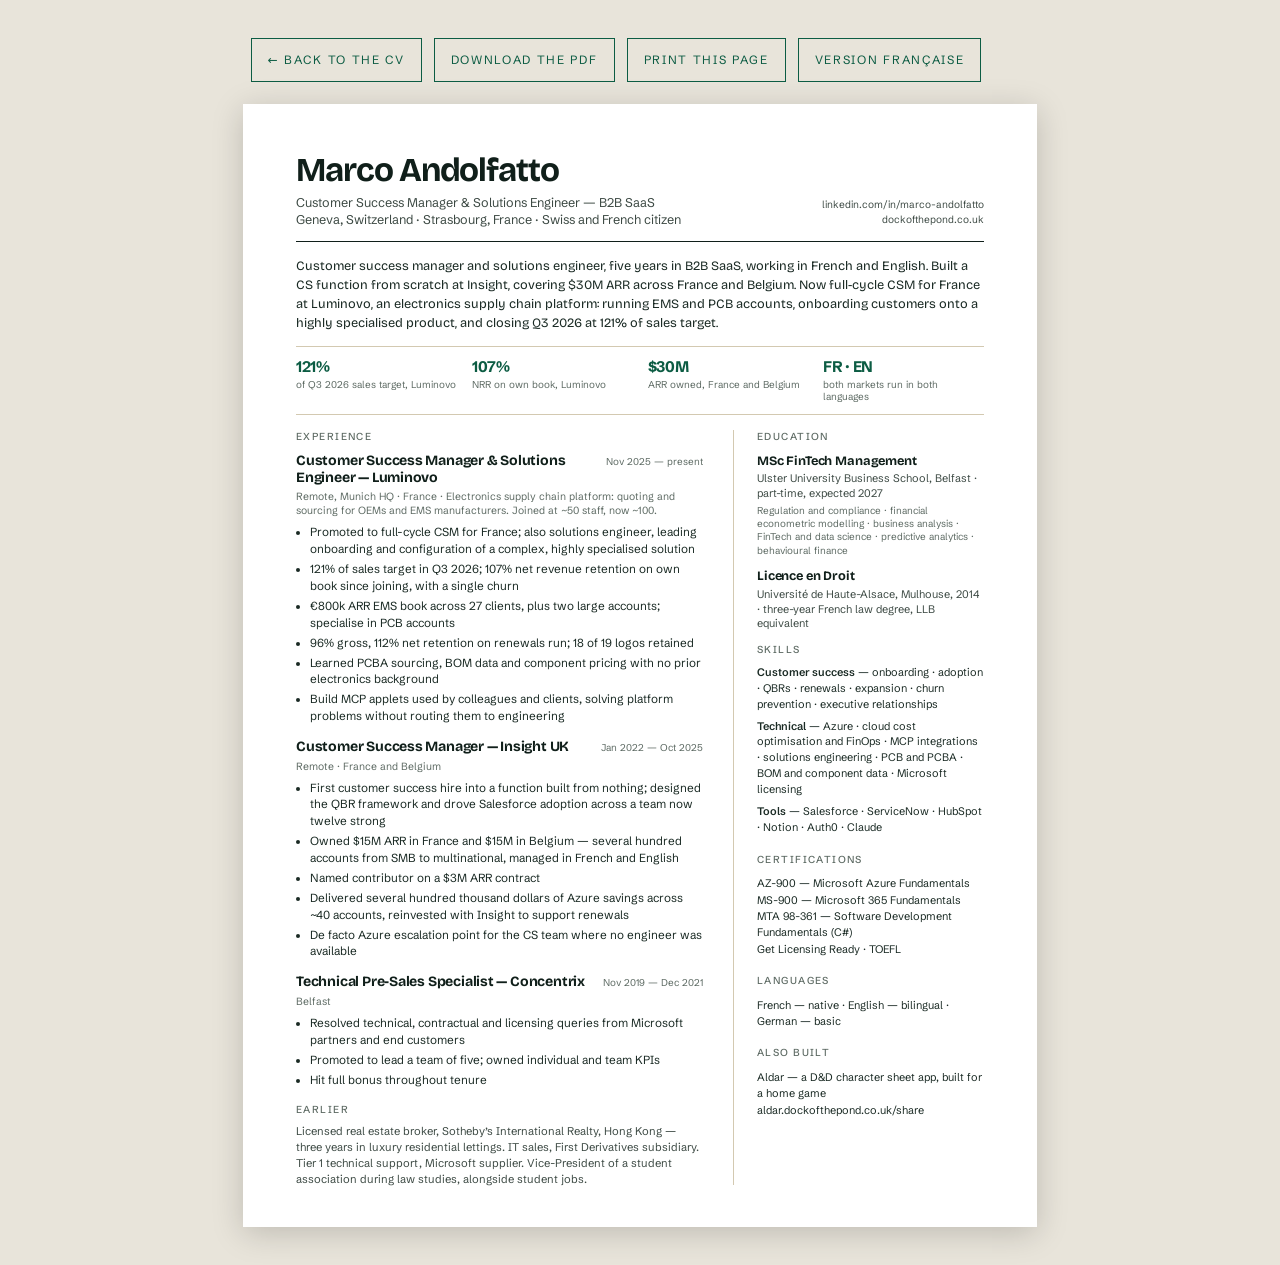
<file: print.html>
<!DOCTYPE html>
<html lang="en-GB">
<head>
<meta charset="utf-8">
<meta name="viewport" content="width=device-width, initial-scale=1">
<title>Marco Andolfatto — CV (print)</title>
<meta name="description" content="One-page printable CV for Marco Andolfatto, Customer Success Manager and Solutions Engineer, Geneva and Strasbourg.">
<meta name="robots" content="noindex">
<meta name="theme-color" content="#ffffff">
<link rel="icon" href="favicon.svg" type="image/svg+xml">
<link rel="stylesheet" href="print.css">
</head>
<body>

<div class="toolbar">
  <a href="./">← Back to the CV</a>
  <a href="Marco-Andolfatto-CV.pdf" download>Download the PDF</a>
  <button type="button" onclick="window.print()">Print this page</button>
  <a href="fr/print.html" lang="fr" hreflang="fr">Version française</a>
</div>

<section class="sheet">

  <header class="head">
    <div>
      <h1 class="head__name">Marco Andolfatto</h1>
      <p class="head__line">Customer Success Manager &amp; Solutions Engineer — B2B SaaS<br>Geneva, Switzerland · Strasbourg, France · Swiss and French citizen</p>
    </div>
    <div class="head__contact">
      <div>linkedin.com/in/marco-andolfatto</div>
      <div>dockofthepond.co.uk</div>
    </div>
  </header>

  <p class="summary">Customer success manager and solutions engineer, five years in B2B SaaS, working in French and English. Built a CS function from scratch at Insight, covering $30M ARR across France and Belgium. Now full-cycle CSM for France at Luminovo, an electronics supply chain platform: running EMS and PCB accounts, onboarding customers onto a highly specialised product, and closing Q3 2026 at 121% of sales target.</p>

  <div class="strip">
    <div class="strip__cell"><span class="strip__figure">121%</span><span class="strip__caption">of Q3 2026 sales target, Luminovo</span></div>
    <div class="strip__cell"><span class="strip__figure">107%</span><span class="strip__caption">NRR on own book, Luminovo</span></div>
    <div class="strip__cell"><span class="strip__figure">$30M</span><span class="strip__caption">ARR owned, France and Belgium</span></div>
    <div class="strip__cell"><span class="strip__figure">FR · EN</span><span class="strip__caption">both markets run in both languages</span></div>
  </div>

  <div class="cols">

    <div class="col--main">
      <h2 class="sec-label">Experience</h2>

      <div class="job">
        <div class="job__top">
          <h3 class="job__title">Customer Success Manager &amp; Solutions Engineer — Luminovo</h3>
          <span class="job__date">Nov 2025 — present</span>
        </div>
        <p class="job__context">Remote, Munich HQ · France · Electronics supply chain platform: quoting and sourcing for OEMs and EMS manufacturers. Joined at ~50 staff, now ~100.</p>
        <ul class="job__bullets">
          <li>Promoted to full-cycle CSM for France; also solutions engineer, leading onboarding and configuration of a complex, highly specialised solution</li>
          <li>121% of sales target in Q3 2026; 107% net revenue retention on own book since joining, with a single churn</li>
          <li>€800k ARR EMS book across 27 clients, plus two large accounts; specialise in PCB accounts</li>
          <li>96% gross, 112% net retention on renewals run; 18 of 19 logos retained</li>
          <li>Learned PCBA sourcing, BOM data and component pricing with no prior electronics background</li>
          <li>Build MCP applets used by colleagues and clients, solving platform problems without routing them to engineering</li>
        </ul>
      </div>

      <div class="job">
        <div class="job__top">
          <h3 class="job__title">Customer Success Manager — Insight UK</h3>
          <span class="job__date">Jan 2022 — Oct 2025</span>
        </div>
        <p class="job__context">Remote · France and Belgium</p>
        <ul class="job__bullets">
          <li>First customer success hire into a function built from nothing; designed the QBR framework and drove Salesforce adoption across a team now twelve strong</li>
          <li>Owned $15M ARR in France and $15M in Belgium — several hundred accounts from SMB to multinational, managed in French and English</li>
          <li>Named contributor on a $3M ARR contract</li>
          <li>Delivered several hundred thousand dollars of Azure savings across ~40 accounts, reinvested with Insight to support renewals</li>
          <li>De facto Azure escalation point for the CS team where no engineer was available</li>
        </ul>
      </div>

      <div class="job">
        <div class="job__top">
          <h3 class="job__title">Technical Pre-Sales Specialist — Concentrix</h3>
          <span class="job__date">Nov 2019 — Dec 2021</span>
        </div>
        <p class="job__context">Belfast</p>
        <ul class="job__bullets">
          <li>Resolved technical, contractual and licensing queries from Microsoft partners and end customers</li>
          <li>Promoted to lead a team of five; owned individual and team KPIs</li>
          <li>Hit full bonus throughout tenure</li>
        </ul>
      </div>

      <div>
        <h2 class="sec-label earlier-label">Earlier</h2>
        <p class="earlier-prose">Licensed real estate broker, Sotheby&rsquo;s International Realty, Hong Kong — three years in luxury residential lettings. IT sales, First Derivatives subsidiary. Tier 1 technical support, Microsoft supplier. Vice-President of a student association during law studies, alongside student jobs.</p>
      </div>
    </div>

    <div class="col--side">
      <h2 class="sec-label">Education</h2>
      <div class="qual">
        <div class="qual__name">MSc FinTech Management</div>
        <div class="qual__where">Ulster University Business School, Belfast · part-time, expected 2027</div>
        <div class="qual__modules">Regulation and compliance · financial econometric modelling · business analysis · FinTech and data science · predictive analytics · behavioural finance</div>
      </div>
      <div class="qual">
        <div class="qual__name">Licence en Droit</div>
        <div class="qual__where">Université de Haute-Alsace, Mulhouse, 2014 · three-year French law degree, LLB equivalent</div>
      </div>

      <h2 class="sec-label">Skills</h2>
      <div class="side-block">
        <div><strong>Customer success</strong> — onboarding · adoption · QBRs · renewals · expansion · churn prevention · executive relationships</div>
        <div><strong>Technical</strong> — Azure · cloud cost optimisation and FinOps · MCP integrations · solutions engineering · PCB and PCBA · BOM and component data · Microsoft licensing</div>
        <div><strong>Tools</strong> — Salesforce · ServiceNow · HubSpot · Notion · Auth0 · Claude</div>
      </div>

      <h2 class="sec-label">Certifications</h2>
      <ul class="side-list">
        <li>AZ-900 — Microsoft Azure Fundamentals</li>
        <li>MS-900 — Microsoft 365 Fundamentals</li>
        <li>MTA 98-361 — Software Development Fundamentals (C#)</li>
        <li>Get Licensing Ready · TOEFL</li>
      </ul>

      <h2 class="sec-label">Languages</h2>
      <div class="side-plain">French — native · English — bilingual · German — basic</div>

      <h2 class="sec-label side-gap">Also built</h2>
      <div class="side-plain">Aldar — a D&amp;D character sheet app, built for a home game<br>aldar.dockofthepond.co.uk/share</div>
    </div>
  </div>

</section>

</body>
</html>
</file>
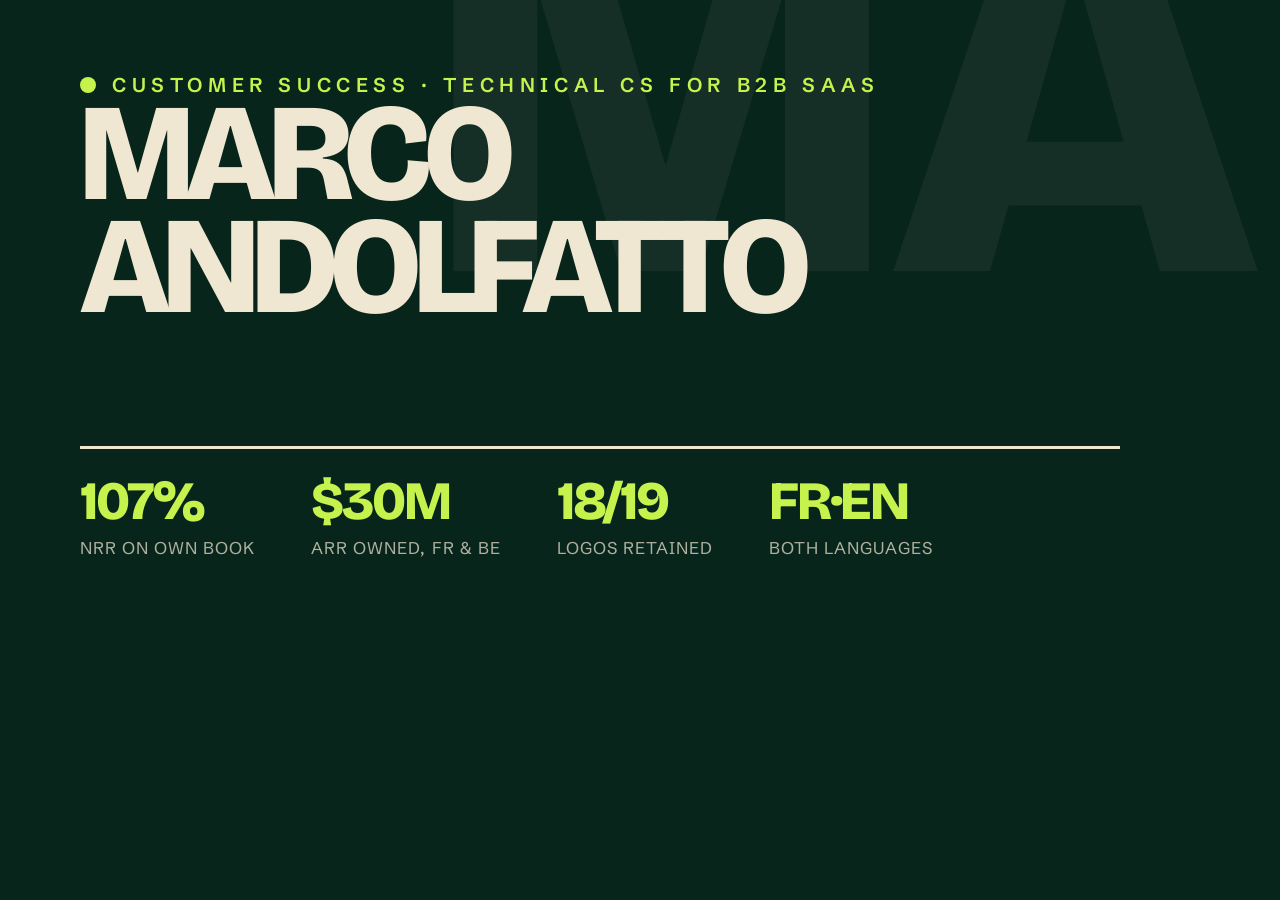
<file: assets/og-source.html>
<!DOCTYPE html>
<html lang="en-GB">
<head>
<meta charset="utf-8">
<title>OG image source</title>
<!--
  Source for assets/og.png (1200x630) and assets/apple-touch-icon.png (180x180).
  Regenerate with headless Chrome, from the repo root, with a static server running:

    chrome --headless=old --disable-gpu --hide-scrollbars --window-size=1200,630 \
      --screenshot=assets/og.png http://localhost:PORT/assets/og-source.html

    chrome --headless=old --disable-gpu --hide-scrollbars --window-size=180,180 \
      --screenshot=assets/apple-touch-icon.png http://localhost:PORT/assets/og-source.html#icon
-->
<style>
@font-face {
  font-family: "Bricolage Grotesque";
  font-weight: 400 800;
  font-stretch: 100%;
  src: url("fonts/bricolage-grotesque-latin.woff2") format("woff2");
}
@font-face {
  font-family: "Schibsted Grotesk";
  font-weight: 400 700;
  src: url("fonts/schibsted-grotesk-latin.woff2") format("woff2");
}
* { box-sizing: border-box; }
body {
  margin: 0;
  width: 1200px;
  height: 630px;
  background: #08251C;
  color: #F0E7D2;
  font-family: "Schibsted Grotesk", system-ui, sans-serif;
  overflow: hidden;
  position: relative;
}
.ghost {
  position: absolute;
  right: -60px;
  top: -110px;
  font-family: "Bricolage Grotesque", sans-serif;
  font-weight: 800;
  font-size: 560px;
  line-height: 0.7;
  color: rgba(240, 231, 210, 0.05);
}
.pad { position: relative; padding: 72px 80px; height: 100%; display: flex; flex-direction: column; justify-content: space-between; }
.kicker { display: flex; align-items: center; gap: 16px; font-size: 20px; font-weight: 600; letter-spacing: 0.28em; text-transform: uppercase; color: #C6F24D; }
.dot { width: 16px; height: 16px; border-radius: 50%; background: #C6F24D; }
h1 { margin: 0; font-family: "Bricolage Grotesque", sans-serif; font-weight: 800; font-size: 138px; line-height: 0.82; letter-spacing: -0.055em; text-transform: uppercase; }
.stats { display: flex; gap: 56px; border-top: 3px solid #F0E7D2; padding-top: 26px; }
.stat b { display: block; font-family: "Bricolage Grotesque", sans-serif; font-weight: 800; font-size: 54px; line-height: 1; letter-spacing: -0.04em; color: #C6F24D; }
.stat span { display: block; margin-top: 8px; font-size: 17px; letter-spacing: 0.06em; text-transform: uppercase; white-space: nowrap; color: rgba(240, 231, 210, 0.72); }

</style>
<script>
  // The #icon fragment switches this page into a square app-icon layout.
  if (location.hash === "#icon") {
    document.documentElement.setAttribute("data-icon", "");
  }
</script>
<style>
html[data-icon] body { width: 180px; height: 180px; }
html[data-icon] .pad,
html[data-icon] .ghost { display: none; }
html[data-icon] body::after {
  content: "MA";
  position: absolute;
  inset: 0;
  display: flex;
  align-items: center;
  justify-content: center;
  font-family: "Bricolage Grotesque", sans-serif;
  font-weight: 800;
  font-size: 86px;
  letter-spacing: -0.06em;
  color: #C6F24D;
}
</style>
</head>
<body>
  <div class="ghost">MA</div>
  <div class="pad">
    <div>
      <div class="kicker"><span class="dot"></span>Customer Success · Technical CS for B2B SaaS</div>
      <h1>Marco<br>Andolfatto</h1>
    </div>
    <div class="stats">
      <div class="stat"><b>107%</b><span>NRR on own book</span></div>
      <div class="stat"><b>$30M</b><span>ARR owned, FR &amp; BE</span></div>
      <div class="stat"><b>18/19</b><span>Logos retained</span></div>
      <div class="stat"><b>FR·EN</b><span>Both languages</span></div>
    </div>
  </div>
</body>
</html>
</file>
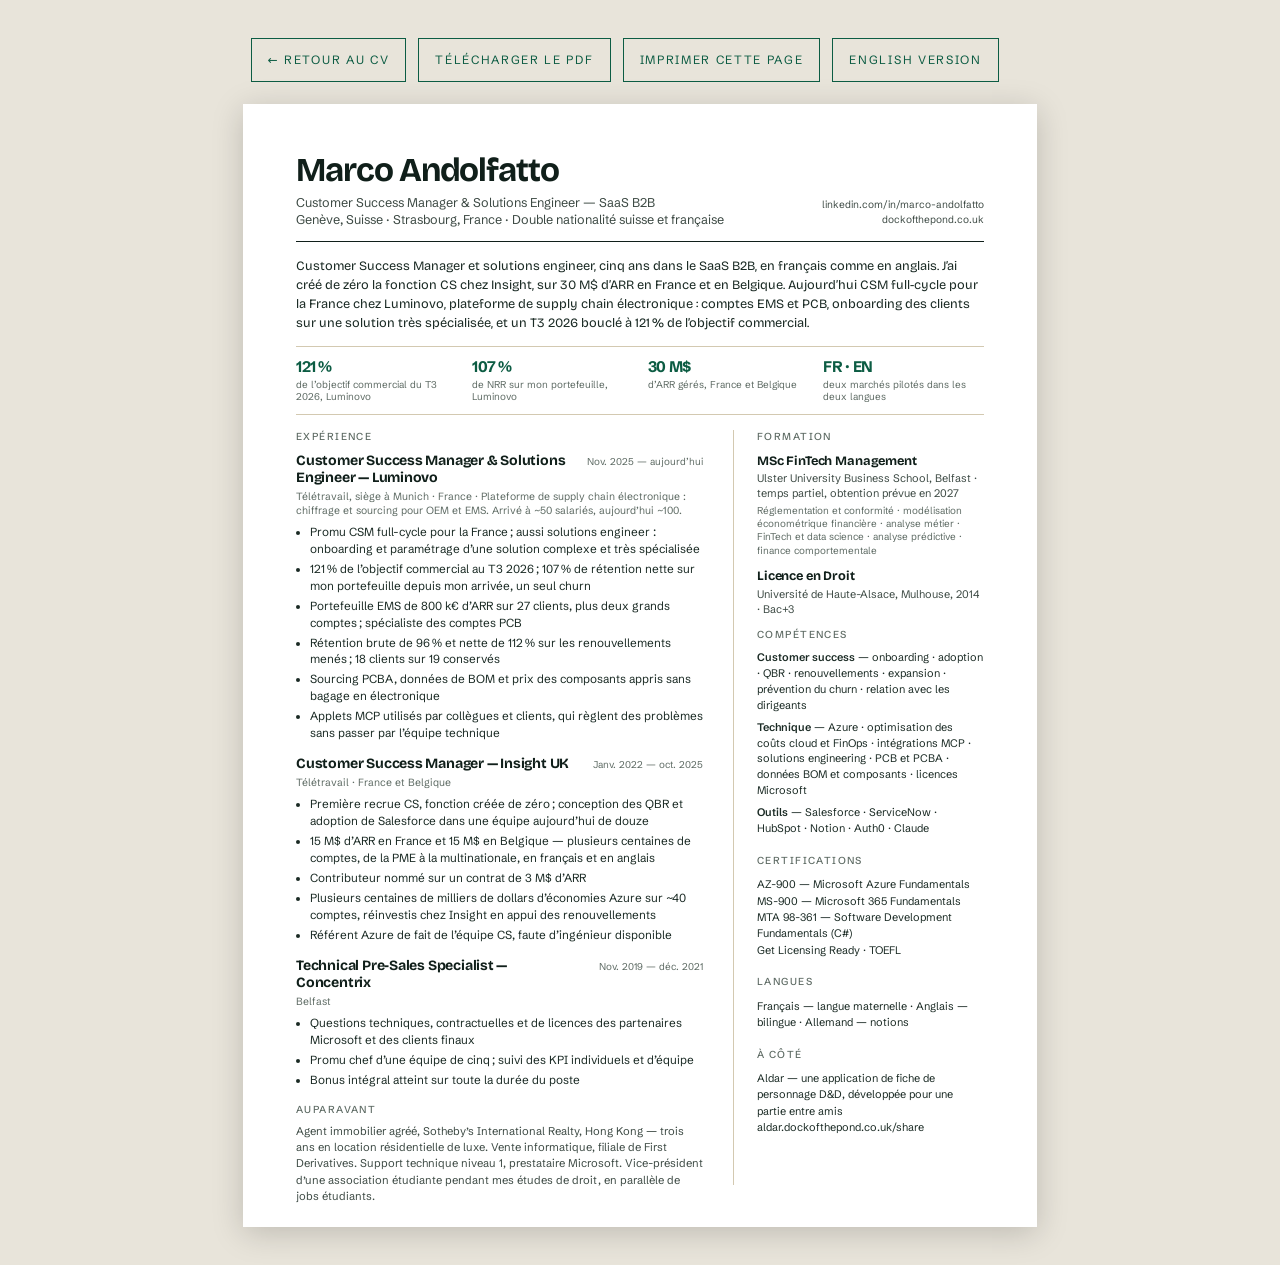
<file: fr/print.html>
<!DOCTYPE html>
<html lang="fr">
<head>
<meta charset="utf-8">
<meta name="viewport" content="width=device-width, initial-scale=1">
<title>Marco Andolfatto — CV (impression)</title>
<meta name="description" content="CV imprimable d’une page de Marco Andolfatto, Customer Success Manager et solutions engineer, Genève et Strasbourg.">
<meta name="robots" content="noindex">
<meta name="theme-color" content="#ffffff">
<link rel="icon" href="../favicon.svg" type="image/svg+xml">
<link rel="stylesheet" href="../print.css">
</head>
<body>

<div class="toolbar">
  <a href="./">← Retour au CV</a>
  <a href="../Marco-Andolfatto-CV-FR.pdf" download>Télécharger le PDF</a>
  <button type="button" onclick="window.print()">Imprimer cette page</button>
  <a href="../print.html" lang="en" hreflang="en">English version</a>
</div>

<section class="sheet">

  <header class="head">
    <div>
      <h1 class="head__name">Marco Andolfatto</h1>
      <p class="head__line">Customer Success Manager &amp; Solutions Engineer — SaaS B2B<br>Genève, Suisse · Strasbourg, France · Double nationalité suisse et française</p>
    </div>
    <div class="head__contact">
      <div>linkedin.com/in/marco-andolfatto</div>
      <div>dockofthepond.co.uk</div>
    </div>
  </header>

  <p class="summary">Customer Success Manager et solutions engineer, cinq ans dans le SaaS B2B, en français comme en anglais. J’ai créé de zéro la fonction CS chez Insight, sur 30&nbsp;M$ d’ARR en France et en Belgique. Aujourd’hui CSM full-cycle pour la France chez Luminovo, plateforme de supply chain électronique&nbsp;: comptes EMS et PCB, onboarding des clients sur une solution très spécialisée, et un T3 2026 bouclé à 121&#8239;% de l’objectif commercial.</p>

  <div class="strip">
    <div class="strip__cell"><span class="strip__figure">121&#8239;%</span><span class="strip__caption">de l’objectif commercial du T3 2026, Luminovo</span></div>
    <div class="strip__cell"><span class="strip__figure">107&#8239;%</span><span class="strip__caption">de NRR sur mon portefeuille, Luminovo</span></div>
    <div class="strip__cell"><span class="strip__figure">30&nbsp;M$</span><span class="strip__caption">d’ARR gérés, France et Belgique</span></div>
    <div class="strip__cell"><span class="strip__figure">FR · EN</span><span class="strip__caption">deux marchés pilotés dans les deux langues</span></div>
  </div>

  <div class="cols">

    <div class="col--main">
      <h2 class="sec-label">Expérience</h2>

      <div class="job">
        <div class="job__top">
          <h3 class="job__title">Customer Success Manager &amp; Solutions Engineer — Luminovo</h3>
          <span class="job__date">Nov. 2025 — aujourd’hui</span>
        </div>
        <p class="job__context">Télétravail, siège à Munich · France · Plateforme de supply chain électronique&nbsp;: chiffrage et sourcing pour OEM et EMS. Arrivé à ~50 salariés, aujourd’hui ~100.</p>
        <ul class="job__bullets">
          <li>Promu CSM full-cycle pour la France&#8239;; aussi solutions engineer&nbsp;: onboarding et paramétrage d’une solution complexe et très spécialisée</li>
          <li>121&#8239;% de l’objectif commercial au T3 2026&#8239;; 107&#8239;% de rétention nette sur mon portefeuille depuis mon arrivée, un seul churn</li>
          <li>Portefeuille EMS de 800&nbsp;k€ d’ARR sur 27 clients, plus deux grands comptes&#8239;; spécialiste des comptes PCB</li>
          <li>Rétention brute de 96&#8239;% et nette de 112&#8239;% sur les renouvellements menés&#8239;; 18 clients sur 19 conservés</li>
          <li>Sourcing PCBA, données de BOM et prix des composants appris sans bagage en électronique</li>
          <li>Applets MCP utilisés par collègues et clients, qui règlent des problèmes sans passer par l’équipe technique</li>
        </ul>
      </div>

      <div class="job">
        <div class="job__top">
          <h3 class="job__title">Customer Success Manager — Insight UK</h3>
          <span class="job__date">Janv. 2022 — oct. 2025</span>
        </div>
        <p class="job__context">Télétravail · France et Belgique</p>
        <ul class="job__bullets">
          <li>Première recrue CS, fonction créée de zéro&#8239;; conception des QBR et adoption de Salesforce dans une équipe aujourd’hui de douze</li>
          <li>15&nbsp;M$ d’ARR en France et 15&nbsp;M$ en Belgique — plusieurs centaines de comptes, de la PME à la multinationale, en français et en anglais</li>
          <li>Contributeur nommé sur un contrat de 3&nbsp;M$ d’ARR</li>
          <li>Plusieurs centaines de milliers de dollars d’économies Azure sur ~40 comptes, réinvestis chez Insight en appui des renouvellements</li>
          <li>Référent Azure de fait de l’équipe CS, faute d’ingénieur disponible</li>
        </ul>
      </div>

      <div class="job">
        <div class="job__top">
          <h3 class="job__title">Technical Pre-Sales Specialist — Concentrix</h3>
          <span class="job__date">Nov. 2019 — déc. 2021</span>
        </div>
        <p class="job__context">Belfast</p>
        <ul class="job__bullets">
          <li>Questions techniques, contractuelles et de licences des partenaires Microsoft et des clients finaux</li>
          <li>Promu chef d’une équipe de cinq&#8239;; suivi des KPI individuels et d’équipe</li>
          <li>Bonus intégral atteint sur toute la durée du poste</li>
        </ul>
      </div>

      <div>
        <h2 class="sec-label earlier-label">Auparavant</h2>
        <p class="earlier-prose">Agent immobilier agréé, Sotheby’s International Realty, Hong Kong — trois ans en location résidentielle de luxe. Vente informatique, filiale de First Derivatives. Support technique niveau 1, prestataire Microsoft. Vice-président d’une association étudiante pendant mes études de droit, en parallèle de jobs étudiants.</p>
      </div>
    </div>

    <div class="col--side">
      <h2 class="sec-label">Formation</h2>
      <div class="qual">
        <div class="qual__name">MSc FinTech Management</div>
        <div class="qual__where">Ulster University Business School, Belfast · temps partiel, obtention prévue en 2027</div>
        <div class="qual__modules">Réglementation et conformité · modélisation économétrique financière · analyse métier · FinTech et data science · analyse prédictive · finance comportementale</div>
      </div>
      <div class="qual">
        <div class="qual__name">Licence en Droit</div>
        <div class="qual__where">Université de Haute-Alsace, Mulhouse, 2014 · Bac+3</div>
      </div>

      <h2 class="sec-label">Compétences</h2>
      <div class="side-block">
        <div><strong>Customer success</strong> — onboarding · adoption · QBR · renouvellements · expansion · prévention du churn · relation avec les dirigeants</div>
        <div><strong>Technique</strong> — Azure · optimisation des coûts cloud et FinOps · intégrations MCP · solutions engineering · PCB et PCBA · données BOM et composants · licences Microsoft</div>
        <div><strong>Outils</strong> — Salesforce · ServiceNow · HubSpot · Notion · Auth0 · Claude</div>
      </div>

      <h2 class="sec-label">Certifications</h2>
      <ul class="side-list">
        <li>AZ-900 — Microsoft Azure Fundamentals</li>
        <li>MS-900 — Microsoft 365 Fundamentals</li>
        <li>MTA 98-361 — Software Development Fundamentals (C#)</li>
        <li>Get Licensing Ready · TOEFL</li>
      </ul>

      <h2 class="sec-label">Langues</h2>
      <div class="side-plain">Français — langue maternelle · Anglais — bilingue · Allemand — notions</div>

      <h2 class="sec-label side-gap">À côté</h2>
      <div class="side-plain">Aldar — une application de fiche de personnage D&amp;D, développée pour une partie entre amis<br>aldar.dockofthepond.co.uk/share</div>
    </div>
  </div>

</section>

</body>
</html>
</file>
<file: styles.css>
/* ==========================================================================
   Marco Andolfatto — CV. Design tokens and web styles.
   Palette, type scale and spacing follow the design handoff.
   Border radius is 0 everywhere by design.
   ========================================================================== */

/* --- Self-hosted fonts (privacy, no render-blocking third party) ---------- */

@font-face {
  font-family: "Bricolage Grotesque";
  font-style: normal;
  font-weight: 400 800;
  font-stretch: 100%;
  font-display: swap;
  src: url("assets/fonts/bricolage-grotesque-latin.woff2") format("woff2");
  unicode-range: U+0000-00FF, U+0131, U+0152-0153, U+02BB-02BC, U+02C6, U+02DA,
    U+02DC, U+0304, U+0308, U+0329, U+2000-206F, U+20AC, U+2122, U+2191, U+2193,
    U+2212, U+2215, U+FEFF, U+FFFD;
}

@font-face {
  font-family: "Bricolage Grotesque";
  font-style: normal;
  font-weight: 400 800;
  font-stretch: 100%;
  font-display: swap;
  src: url("assets/fonts/bricolage-grotesque-latin-ext.woff2") format("woff2");
  unicode-range: U+0100-02BA, U+02BD-02C5, U+02C7-02CC, U+02CE-02D7, U+02DD-02FF,
    U+0304, U+0308, U+0329, U+1D00-1DBF, U+1E00-1E9F, U+1EF2-1EFF, U+2020,
    U+20A0-20AB, U+20AD-20C0, U+2113, U+2C60-2C7F, U+A720-A7FF;
}

@font-face {
  font-family: "Schibsted Grotesk";
  font-style: normal;
  font-weight: 400 700;
  font-display: swap;
  src: url("assets/fonts/schibsted-grotesk-latin.woff2") format("woff2");
  unicode-range: U+0000-00FF, U+0131, U+0152-0153, U+02BB-02BC, U+02C6, U+02DA,
    U+02DC, U+0304, U+0308, U+0329, U+2000-206F, U+20AC, U+2122, U+2191, U+2193,
    U+2212, U+2215, U+FEFF, U+FFFD;
}

@font-face {
  font-family: "Schibsted Grotesk";
  font-style: normal;
  font-weight: 400 700;
  font-display: swap;
  src: url("assets/fonts/schibsted-grotesk-latin-ext.woff2") format("woff2");
  unicode-range: U+0100-02BA, U+02BD-02C5, U+02C7-02CC, U+02CE-02D7, U+02DD-02FF,
    U+0304, U+0308, U+0329, U+1D00-1DBF, U+1E00-1E9F, U+1EF2-1EFF, U+2020,
    U+20A0-20AB, U+20AD-20C0, U+2113, U+2C60-2C7F, U+A720-A7FF;
}

/* --- Tokens --------------------------------------------------------------- */

:root {
  --forest: #08251c;
  --forest-hover: #0f3a2b;
  --beige: #f0e7d2;
  --chalk: #fffdf6;
  --lime: #c6f24d;

  --beige-82: rgba(240, 231, 210, 0.82);
  --beige-80: rgba(240, 231, 210, 0.8);
  --beige-72: rgba(240, 231, 210, 0.72);
  --beige-70: rgba(240, 231, 210, 0.7);
  --beige-66: rgba(240, 231, 210, 0.66);
  --beige-40: rgba(240, 231, 210, 0.4);
  --beige-35: rgba(240, 231, 210, 0.35);
  --beige-18: rgba(240, 231, 210, 0.18);
  --beige-12: rgba(240, 231, 210, 0.12);

  --lime-70: rgba(198, 242, 77, 0.7);
  --lime-60: rgba(198, 242, 77, 0.6);
  --lime-40: rgba(198, 242, 77, 0.4);
  --ink-tint: rgba(8, 37, 28, 0.08);
  --ghost: rgba(240, 231, 210, 0.045);

  --display: "Bricolage Grotesque", "Schibsted Grotesk", system-ui, sans-serif;
  --body: "Schibsted Grotesk", system-ui, -apple-system, sans-serif;

  --pad-x: clamp(20px, 5vw, 72px);
  --maxw: 1200px;
  --rule: 2px solid var(--beige);
}

/* --- Base ----------------------------------------------------------------- */

* {
  box-sizing: border-box;
}

html {
  -webkit-text-size-adjust: 100%;
  scroll-behavior: smooth;
}

body {
  margin: 0;
  background: var(--forest);
  color: var(--beige);
  font-family: var(--body);
  font-size: 16px;
  line-height: 1.5;
  overflow-x: hidden;
  -webkit-font-smoothing: antialiased;
}

a {
  color: var(--lime);
  text-decoration: none;
  border-bottom: 1px solid var(--lime-40);
}

a:hover {
  color: var(--chalk);
  border-bottom-color: var(--chalk);
}

button {
  font: inherit;
  color: inherit;
}

::selection {
  background: var(--lime);
  color: var(--forest);
}

/* One visible focus treatment for the whole page, adapted on the lime slab. */
:focus-visible {
  outline: 2px solid var(--lime);
  outline-offset: 3px;
}

.slab--contact :focus-visible {
  outline-color: var(--forest);
}

.visually-hidden {
  position: absolute;
  width: 1px;
  height: 1px;
  margin: -1px;
  padding: 0;
  overflow: hidden;
  clip-path: inset(50%);
  white-space: nowrap;
  border: 0;
}

.skip-link {
  position: absolute;
  top: 8px;
  left: 8px;
  z-index: 80;
  padding: 12px 18px;
  background: var(--lime);
  color: var(--forest);
  border: none;
  border-bottom: none;
  font-size: 13px;
  font-weight: 700;
  letter-spacing: 0.16em;
  text-transform: uppercase;
  transform: translateY(-250%);
}

.skip-link:focus {
  transform: translateY(0);
}

/* --- Shared bits ---------------------------------------------------------- */

.shell {
  position: relative;
  overflow: hidden;
}

.wrap {
  max-width: var(--maxw);
  margin: 0 auto;
}

.label {
  margin: 0;
  font-size: 12px;
  font-weight: 600;
  letter-spacing: 0.28em;
  text-transform: uppercase;
  color: var(--lime);
}

.section {
  padding: clamp(48px, 7vw, 96px) var(--pad-x);
  border-bottom: var(--rule);
}

.btn {
  display: inline-flex;
  align-items: center;
  gap: 10px;
  border-radius: 0;
  cursor: pointer;
  text-transform: uppercase;
  white-space: nowrap;
}

.btn--pdf {
  padding: 16px 26px;
  background: var(--lime);
  color: var(--forest);
  border: none;
  border-bottom: none;
  font-size: 14px;
  font-weight: 700;
  letter-spacing: 0.04em;
  min-height: 52px;
}

.btn--pdf:hover {
  background: var(--chalk);
  color: var(--forest);
  border-bottom-color: transparent;
}

.btn--ghost {
  background: none;
  border: 1px solid var(--beige-35);
  color: var(--beige);
  padding: 11px 18px;
  font-size: 12px;
  font-weight: 600;
  letter-spacing: 0.16em;
  min-height: 44px;
}

.btn--ghost:hover {
  background: var(--beige);
  color: var(--forest);
}

.btn--lime {
  background: none;
  border: 1px solid var(--lime);
  color: var(--lime);
  padding: 11px 18px;
  font-size: 12px;
  font-weight: 600;
  letter-spacing: 0.16em;
  min-height: 44px;
}

.btn--lime:hover {
  background: var(--lime);
  color: var(--forest);
}

/* --- Scroll progress ------------------------------------------------------ */

.progress {
  position: fixed;
  top: 0;
  left: 0;
  right: 0;
  height: 4px;
  background: var(--beige-12);
  z-index: 60;
}

.progress__fill {
  height: 100%;
  width: 0;
  background: var(--lime);
}

/* --- Hero ----------------------------------------------------------------- */

.hero {
  position: relative;
  padding: clamp(64px, 10vw, 120px) var(--pad-x) clamp(40px, 6vw, 72px);
  border-bottom: var(--rule);
}

.hero__ghost {
  position: absolute;
  right: -6vw;
  top: -4vw;
  font-family: var(--display);
  font-weight: 800;
  font-size: 46vw;
  line-height: 0.7;
  color: var(--ghost);
  pointer-events: none;
  user-select: none;
}

.hero__inner {
  position: relative;
  max-width: var(--maxw);
  margin: 0 auto;
}

.hero__eyebrow {
  display: flex;
  align-items: center;
  gap: 14px;
  flex-wrap: wrap;
  margin-bottom: clamp(20px, 3vw, 34px);
}

.hero__dot {
  display: inline-block;
  width: 10px;
  height: 10px;
  background: var(--lime);
  border-radius: 50%;
  flex: 0 0 auto;
}

.hero__kicker {
  font-size: 12px;
  font-weight: 600;
  letter-spacing: 0.28em;
  text-transform: uppercase;
  color: var(--lime);
}

/* Language switch: two plain links, the current page filled. */
.lang {
  display: inline-flex;
  margin-left: auto;
}

.lang__link {
  display: inline-flex;
  align-items: center;
  justify-content: center;
  min-width: 44px;
  min-height: 40px;
  padding: 0 calc(12px - 0.2em) 0 12px; /* offsets the trailing letter-spacing */
  border: 1px solid var(--lime-40);
  font-size: 12px;
  font-weight: 600;
  letter-spacing: 0.2em;
}

.lang__link + .lang__link {
  border-left: none;
}

.lang__link[aria-current="page"] {
  background: var(--lime);
  border-color: var(--lime);
  color: var(--forest);
}

.lang__link:hover {
  border-color: var(--chalk);
}

.lang__link[aria-current="page"]:hover {
  color: var(--forest);
}

/* Phones: the kicker already wraps, so lift the switch into the top padding
   rather than giving the eyebrow a third line. */
@media (max-width: 640px) {
  .lang {
    position: absolute;
    top: -52px;
    right: 0;
  }
}

.hero__name {
  margin: 0;
  font-family: var(--display);
  font-weight: 800;
  font-size: clamp(52px, 13.2vw, 186px);
  line-height: 0.82;
  letter-spacing: -0.055em;
  text-transform: uppercase;
  color: var(--beige);
}

.hero__bottom {
  display: flex;
  flex-wrap: wrap;
  gap: clamp(20px, 4vw, 56px);
  align-items: flex-end;
  justify-content: space-between;
  margin-top: clamp(28px, 4vw, 48px);
}

.hero__blurb {
  margin: 0;
  font-size: clamp(15px, 1.5vw, 18px);
  line-height: 1.5;
  max-width: 30ch;
  color: var(--beige-72);
}

.hero__actions {
  display: flex;
  flex-wrap: wrap;
  gap: 14px;
  align-items: center;
}

.hero__links {
  display: flex;
  flex-direction: column;
  align-items: flex-start; /* so each underline hugs its own link */
  gap: 6px;
  font-size: 14px;
}

/* --- Metrics ticker ------------------------------------------------------- */

.ticker {
  background: var(--lime);
  border-bottom: 2px solid var(--forest);
  overflow: hidden;
}

.ticker__track {
  display: flex;
  width: max-content;
  animation: slide 26s linear infinite;
}

.ticker__run {
  display: flex;
  align-items: center;
  gap: 44px;
  padding: 16px 22px;
  font-family: var(--display);
  font-weight: 700;
  font-size: clamp(17px, 2vw, 26px);
  letter-spacing: -0.02em;
  text-transform: uppercase;
  color: var(--forest);
  white-space: nowrap;
}

@keyframes slide {
  from {
    transform: translateX(0);
  }
  to {
    transform: translateX(-50%);
  }
}

/* --- Summary -------------------------------------------------------------- */

.summary__grid {
  display: grid;
  grid-template-columns: repeat(auto-fit, minmax(280px, 1fr));
  gap: clamp(28px, 5vw, 72px);
}

.summary__body {
  grid-column: span 2;
  min-width: 0;
}

.summary__text {
  margin: 0;
  font-family: var(--display);
  font-weight: 500;
  font-size: clamp(21px, 3vw, 40px);
  line-height: 1.18;
  letter-spacing: -0.03em;
  color: var(--beige);
  text-wrap: pretty;
}

/* --- Stat grid ------------------------------------------------------------ */

.stats {
  display: grid;
  grid-template-columns: repeat(auto-fit, minmax(240px, 1fr));
  border-bottom: var(--rule);
}

.stat {
  padding: clamp(28px, 4vw, 52px) clamp(20px, 3vw, 36px);
  border-right: var(--rule);
  color: var(--beige);
}

.stat:last-child {
  border-right: none;
}

.stat:hover {
  background: var(--lime);
  color: var(--forest);
}

.stat__figure {
  font-family: var(--display);
  font-weight: 800;
  font-size: clamp(56px, 8vw, 104px);
  line-height: 0.85;
  letter-spacing: -0.05em;
  color: inherit;
}

.stat__caption {
  margin-top: 16px;
  font-size: 13.5px;
  line-height: 1.4;
  font-weight: 500;
  letter-spacing: 0.02em;
  text-transform: uppercase;
  color: inherit;
  opacity: 0.72;
}

/* --- Experience ----------------------------------------------------------- */

.experience__head {
  display: flex;
  align-items: center;
  justify-content: space-between;
  gap: 20px;
  flex-wrap: wrap;
  padding: clamp(28px, 4vw, 48px) var(--pad-x) clamp(16px, 2vw, 24px);
}

.role {
  border-top: var(--rule);
  padding: clamp(26px, 4vw, 44px) var(--pad-x);
  color: var(--beige);
}

.role:hover {
  background: var(--forest-hover);
}

.role__row {
  display: flex;
  gap: clamp(16px, 3vw, 44px);
  align-items: flex-start;
  flex-wrap: wrap;
}

.role__index {
  font-family: var(--display);
  font-weight: 800;
  font-size: clamp(28px, 4vw, 52px);
  line-height: 0.9;
  letter-spacing: -0.04em;
  color: var(--lime);
  flex: 0 0 auto;
}

.role__body {
  flex: 1 1 420px;
  min-width: 0;
}

.role__title {
  margin: 0;
  font-family: var(--display);
  font-weight: 700;
  font-size: clamp(24px, 3.4vw, 44px);
  line-height: 1.02;
  letter-spacing: -0.035em;
  color: inherit;
}

.role__company {
  color: var(--lime);
}

.role__context {
  margin: 14px 0 0;
  font-size: 14px;
  line-height: 1.5;
  color: var(--beige-66);
  max-width: 64ch;
}

.role__date {
  flex: 0 0 auto;
  font-size: 12px;
  font-weight: 600;
  letter-spacing: 0.14em;
  text-transform: uppercase;
  color: var(--beige-70);
  white-space: nowrap;
}

.bullets {
  margin: 22px 0 0;
  padding: 0;
  list-style: none;
  display: flex;
  flex-direction: column;
  gap: 14px;
}

.bullets li {
  display: flex;
  gap: 14px;
  font-size: clamp(15px, 1.6vw, 18px);
  line-height: 1.45;
  color: inherit;
}

.bullets li::before {
  content: "\2192";
  color: var(--lime);
  flex: 0 0 auto;
}

/* Collapsible detail: grid-rows interpolation, so long content never clips. */
.role__more {
  display: grid;
  grid-template-rows: 0fr;
  opacity: 0;
  transition: grid-template-rows 0.45s ease, opacity 0.3s ease;
}

.role__more[data-open="true"] {
  grid-template-rows: 1fr;
  opacity: 1;
}

.role__more > div {
  overflow: hidden;
  min-height: 0;
}

.role__more .bullets {
  margin-top: 14px;
}

.role__toggle {
  margin-top: 22px;
}

.role__chevron {
  display: inline-block;
  transition: transform 0.3s ease;
}

.role__toggle[aria-expanded="true"] .role__chevron {
  transform: rotate(180deg);
}

/* Earlier band */
.earlier {
  border-top: var(--rule);
  border-bottom: var(--rule);
  padding: clamp(26px, 4vw, 44px) var(--pad-x);
}

.earlier__row {
  display: flex;
  gap: clamp(16px, 3vw, 44px);
  flex-wrap: wrap;
}

.earlier__list {
  margin: 0;
  padding: 0;
  list-style: none;
  flex: 1 1 420px;
  min-width: 0;
  display: flex;
  flex-direction: column;
  gap: 12px;
}

.earlier__list li {
  display: flex;
  gap: 14px;
  font-size: 16px;
  line-height: 1.45;
  color: var(--beige-82);
}

.earlier__list li::before {
  content: "\2192";
  color: var(--lime-60);
  flex: 0 0 auto;
}

/* --- Education / certifications / languages ------------------------------- */

.creds {
  display: grid;
  grid-template-columns: repeat(auto-fit, minmax(300px, 1fr));
}

.creds__cell {
  padding: clamp(30px, 4vw, 56px) clamp(20px, 4vw, 48px);
  border-right: var(--rule);
  border-bottom: var(--rule);
}

.creds__cell:last-child {
  border-right: none;
}

.creds__cell .label {
  margin-bottom: 26px;
}

.creds__cell .label + .label {
  margin-bottom: 20px;
}

.degree {
  margin-bottom: 26px;
}

.degree:last-child {
  margin-bottom: 0;
}

.degree__name {
  font-family: var(--display);
  font-weight: 700;
  font-size: clamp(21px, 2.4vw, 28px);
  line-height: 1.1;
  letter-spacing: -0.03em;
}

.degree__school {
  margin-top: 9px;
  font-size: 15px;
  line-height: 1.45;
  color: var(--beige-80);
}

.degree__meta {
  margin-top: 8px;
  font-size: 12px;
  font-weight: 600;
  letter-spacing: 0.14em;
  text-transform: uppercase;
  color: var(--lime);
}

.degree__modules {
  margin: 12px 0 0;
  font-size: 13.5px;
  line-height: 1.6;
  color: var(--beige-72);
}

.certs {
  margin: 0 0 34px;
  padding: 0;
  list-style: none;
  display: flex;
  flex-direction: column;
  gap: 12px;
}

.certs li {
  font-size: 16px;
  line-height: 1.35;
  padding-bottom: 12px;
  border-bottom: 1px solid var(--beige-18);
}

.certs li:last-child {
  padding-bottom: 0;
  border-bottom: none;
}

.langs {
  display: flex;
  flex-direction: column;
  gap: 10px;
}

.langs__row {
  display: flex;
  justify-content: space-between;
  gap: 16px;
  align-items: baseline;
}

.langs__name {
  font-family: var(--display);
  font-weight: 700;
  font-size: 22px;
  letter-spacing: -0.02em;
}

.langs__level {
  font-size: 12px;
  font-weight: 600;
  letter-spacing: 0.14em;
  text-transform: uppercase;
  color: var(--lime);
}

/* --- Skills --------------------------------------------------------------- */

.skills {
  padding: clamp(36px, 5vw, 72px) var(--pad-x);
  border-bottom: var(--rule);
}

.skills > .label {
  margin-bottom: 30px;
}

.skills__grid {
  display: grid;
  grid-template-columns: repeat(auto-fit, minmax(280px, 1fr));
  gap: clamp(26px, 3vw, 48px);
}

.skills__heading {
  font-family: var(--display);
  font-weight: 700;
  font-size: clamp(20px, 2.2vw, 26px);
  letter-spacing: -0.03em;
  margin-bottom: 16px;
}

.chips {
  display: flex;
  flex-wrap: wrap;
  gap: 9px;
  align-items: stretch;
}

.chip {
  font-size: 13.5px;
  font-weight: 500;
  padding: 9px 14px;
  border: 1px solid var(--beige-40);
}

/* --- Glossary terms and tooltip ------------------------------------------- */

.term {
  font: inherit;
  background: none;
  border: none;
  padding: 0;
  margin: 0;
  color: inherit;
  cursor: help;
  border-bottom: 1px dotted var(--beige-70);
  line-height: inherit;
}

.term--strong {
  color: var(--lime);
  border-bottom: 2px dotted var(--lime-60);
}

.term--chip {
  font-size: 13.5px;
  font-weight: 500;
  padding: 9px 14px;
  border: 1px solid var(--lime-70);
  color: var(--lime);
}

.tip {
  position: fixed;
  z-index: 70;
  left: 0;
  top: 0;
  max-width: 280px;
  padding: 14px 16px;
  background: var(--lime);
  color: var(--forest);
  font-size: 13.5px;
  line-height: 1.45;
  font-weight: 500;
  box-shadow: 0 12px 40px rgba(0, 0, 0, 0.4);
  pointer-events: none;
}

.tip[hidden] {
  display: none !important;
}

.tip__title {
  display: block;
  font-size: 10.5px;
  font-weight: 700;
  letter-spacing: 0.16em;
  text-transform: uppercase;
  opacity: 0.7;
  margin-bottom: 6px;
}

/* --- Contact -------------------------------------------------------------- */

.slab--contact {
  background: var(--lime);
  color: var(--forest);
  padding: clamp(40px, 6vw, 88px) var(--pad-x);
}

.contact__title {
  margin: 0;
  font-family: var(--display);
  font-weight: 800;
  font-size: clamp(38px, 8vw, 104px);
  line-height: 0.88;
  letter-spacing: -0.05em;
  text-transform: uppercase;
}

.contact__stand {
  margin: 20px 0 34px;
  font-size: clamp(16px, 1.8vw, 20px);
  line-height: 1.5;
  max-width: 46ch;
  font-weight: 500;
}

.form {
  display: grid;
  grid-template-columns: repeat(auto-fit, minmax(220px, 1fr));
  gap: 18px;
  max-width: 840px;
}

.field {
  display: flex;
  flex-direction: column;
  gap: 8px;
  font-size: 11.5px;
  font-weight: 700;
  letter-spacing: 0.18em;
  text-transform: uppercase;
}

.field--wide {
  grid-column: 1 / -1;
}

.field input,
.field textarea {
  font-family: var(--body);
  font-size: 16px;
  font-weight: 500;
  text-transform: none;
  letter-spacing: 0;
  color: var(--forest);
  padding: 15px 16px;
  background: transparent;
  border: 2px solid var(--forest);
  border-radius: 0;
  min-height: 52px;
}

.field textarea {
  resize: vertical;
}

.field input:focus,
.field textarea:focus {
  background: var(--ink-tint);
  outline: 2px solid var(--forest);
  outline-offset: 2px;
}

.field input::placeholder,
.field textarea::placeholder {
  color: rgba(8, 37, 28, 0.45);
}

.form__foot {
  grid-column: 1 / -1;
  display: flex;
  flex-wrap: wrap;
  gap: 18px;
  align-items: center;
}

.btn--send {
  padding: 17px 34px;
  background: var(--forest);
  color: var(--lime);
  border: none;
  font-size: 13px;
  font-weight: 700;
  letter-spacing: 0.16em;
  min-height: 52px;
}

.btn--send:hover:not(:disabled) {
  background: var(--chalk);
  color: var(--forest);
}

.btn--send:disabled {
  opacity: 0.55;
  cursor: not-allowed;
}

.form__note {
  font-size: 13px;
  line-height: 1.4;
  font-weight: 500;
  max-width: 34ch;
  opacity: 0.75;
}

.form__status {
  grid-column: 1 / -1;
  font-size: 15px;
  line-height: 1.45;
  font-weight: 600;
}

.form__status:empty {
  display: none;
}

.form__status[data-tone] {
  border-left: 4px solid var(--forest);
  padding-left: 12px;
}

.form__status a {
  color: var(--forest);
  border-bottom-color: var(--forest);
}

.form__status a:hover {
  color: var(--forest);
  opacity: 0.7;
}

/* Honeypots: off-screen for people, inviting to naive bots. */
.hp {
  position: absolute !important;
  left: -9999px !important;
  width: 1px;
  height: 1px;
  overflow: hidden;
  opacity: 0;
}

/* --- Colophon ------------------------------------------------------------- */

.colophon {
  padding: 22px var(--pad-x);
  font-size: 12px;
  letter-spacing: 0.14em;
  text-transform: uppercase;
  color: var(--beige-70);
  display: flex;
  flex-wrap: wrap;
  gap: 8px 22px;
  justify-content: space-between;
}

/* --- Motion preferences --------------------------------------------------- */

@media (prefers-reduced-motion: reduce) {
  html {
    scroll-behavior: auto;
  }

  .ticker__track {
    animation: none;
  }

  *,
  *::before,
  *::after {
    transition-duration: 0.01ms !important;
    animation-duration: 0.01ms !important;
    animation-iteration-count: 1 !important;
  }
}

/* --- Print safety net -----------------------------------------------------
   The real print artefact is print.html / Marco-Andolfatto-CV.pdf. This only
   keeps an accidental Ctrl+P from producing an unreadable dark page.
   ------------------------------------------------------------------------- */

@media print {
  body {
    background: #fff;
    color: #101f1a;
  }

  .progress,
  .ticker,
  .hero__ghost,
  .lang,
  .role__toggle,
  #expand-all,
  .skip-link,
  .tip,
  .form,
  .colophon {
    display: none !important;
  }

  a,
  .role__company,
  .role__index,
  .label,
  .hero__kicker,
  .degree__meta,
  .langs__level,
  .term--strong,
  .term--chip,
  .bullets li::before,
  .earlier__list li::before {
    color: #0c5c43 !important;
  }

  .hero,
  .section,
  .stats,
  .stat,
  .role,
  .earlier,
  .creds__cell,
  .skills {
    border-color: #d3c9b1 !important;
  }

  .hero__name,
  .contact__title {
    font-size: 34pt;
  }

  .summary__text {
    font-size: 12pt;
  }

  .stat,
  .slab--contact {
    background: #fff !important;
    color: #101f1a !important;
  }

  .role__more {
    grid-template-rows: 1fr !important;
    opacity: 1 !important;
  }
}
</file>
<file: print.css>
/* ==========================================================================
   Marco Andolfatto — A4 print sheet.
   Deliberately not the dark web palette: toner-safe muted green on white.
   Internal spacing is in mm and type in pt, on purpose. Exactly one page.
   ========================================================================== */

@font-face {
  font-family: "Bricolage Grotesque";
  font-style: normal;
  font-weight: 400 800;
  font-stretch: 100%;
  font-display: swap;
  src: url("assets/fonts/bricolage-grotesque-latin.woff2") format("woff2");
  unicode-range: U+0000-00FF, U+0131, U+0152-0153, U+02BB-02BC, U+02C6, U+02DA,
    U+02DC, U+0304, U+0308, U+0329, U+2000-206F, U+20AC, U+2122, U+2191, U+2193,
    U+2212, U+2215, U+FEFF, U+FFFD;
}

@font-face {
  font-family: "Bricolage Grotesque";
  font-style: normal;
  font-weight: 400 800;
  font-stretch: 100%;
  font-display: swap;
  src: url("assets/fonts/bricolage-grotesque-latin-ext.woff2") format("woff2");
  unicode-range: U+0100-02BA, U+02BD-02C5, U+02C7-02CC, U+02CE-02D7, U+02DD-02FF,
    U+0304, U+0308, U+0329, U+1D00-1DBF, U+1E00-1E9F, U+1EF2-1EFF, U+2020,
    U+20A0-20AB, U+20AD-20C0, U+2113, U+2C60-2C7F, U+A720-A7FF;
}

@font-face {
  font-family: "Schibsted Grotesk";
  font-style: normal;
  font-weight: 400 700;
  font-display: swap;
  src: url("assets/fonts/schibsted-grotesk-latin.woff2") format("woff2");
  unicode-range: U+0000-00FF, U+0131, U+0152-0153, U+02BB-02BC, U+02C6, U+02DA,
    U+02DC, U+0304, U+0308, U+0329, U+2000-206F, U+20AC, U+2122, U+2191, U+2193,
    U+2212, U+2215, U+FEFF, U+FFFD;
}

@font-face {
  font-family: "Schibsted Grotesk";
  font-style: normal;
  font-weight: 400 700;
  font-display: swap;
  src: url("assets/fonts/schibsted-grotesk-latin-ext.woff2") format("woff2");
  unicode-range: U+0100-02BA, U+02BD-02C5, U+02C7-02CC, U+02CE-02D7, U+02DD-02FF,
    U+0304, U+0308, U+0329, U+1D00-1DBF, U+1E00-1E9F, U+1EF2-1EFF, U+2020,
    U+20A0-20AB, U+20AD-20C0, U+2113, U+2C60-2C7F, U+A720-A7FF;
}

:root {
  --ink: #101f1a;
  --ink-soft: #1a2a24;
  --body-grey: #3d4a44;
  --muted: #5d6a63;
  --green: #0c5c43;
  --hairline: #d3c9b1;
  --display: "Bricolage Grotesque", system-ui, sans-serif;
  --body: "Schibsted Grotesk", system-ui, sans-serif;
}

* {
  box-sizing: border-box;
}

@page {
  size: A4 portrait;
  margin: 0;
}

html {
  -webkit-text-size-adjust: 100%;
}

body {
  margin: 0;
  background: #e8e4da;
  font-family: var(--body);
  color: var(--ink);
}

a {
  color: var(--green);
  text-decoration: none;
}

a:hover {
  color: #06301f;
}

/* --- The sheet ------------------------------------------------------------ */

.sheet {
  width: 210mm;
  height: 297mm;
  padding: 13mm 14mm 11mm;
  margin: 10mm auto;
  background: #fff;
  display: flex;
  flex-direction: column;
  box-shadow: 0 6px 30px rgba(0, 0, 0, 0.18);
  overflow: hidden;
}

/* On-screen only: a way back and a way to print. */
.toolbar {
  max-width: 210mm;
  margin: 10mm auto -4mm;
  padding: 0 2mm;
  display: flex;
  gap: 12px;
  flex-wrap: wrap;
  align-items: center;
  font-size: 12px;
  letter-spacing: 0.14em;
  text-transform: uppercase;
}

/* Links and the button are both flex boxes so their labels centre the same
   way; a button centres its text by default, a link would sit at the top. */
.toolbar a,
.toolbar button {
  display: inline-flex;
  align-items: center;
  font: inherit;
  line-height: 1.2;
  letter-spacing: inherit;
  text-transform: inherit;
  padding: 10px 16px;
  min-height: 44px;
  border: 1px solid var(--green);
  background: none;
  color: var(--green);
  cursor: pointer;
}

.toolbar a:hover,
.toolbar button:hover {
  background: var(--green);
  color: #fff;
}

.toolbar a:focus-visible,
.toolbar button:focus-visible {
  outline: 2px solid var(--green);
  outline-offset: 3px;
}

/* --- Header --------------------------------------------------------------- */

.head {
  display: flex;
  gap: 10mm;
  align-items: flex-end;
  justify-content: space-between;
  border-bottom: 1.5px solid var(--ink);
  padding-bottom: 3.5mm;
}

.head__name {
  margin: 0;
  font-family: var(--display);
  font-weight: 700;
  font-size: 25pt;
  line-height: 1;
  letter-spacing: -0.032em;
}

.head__line {
  margin: 2.2mm 0 0;
  font-size: 9.5pt;
  line-height: 1.3;
  color: var(--body-grey);
}

.head__contact {
  text-align: right;
  font-size: 7.6pt;
  line-height: 1.55;
  color: var(--body-grey);
  white-space: nowrap;
}

/* --- Summary and stat strip ----------------------------------------------- */

.summary {
  margin: 3.5mm 0 0;
  font-family: var(--display);
  font-size: 9.6pt;
  line-height: 1.5;
  color: var(--ink-soft);
}

.strip {
  display: flex;
  gap: 4mm;
  margin: 3.5mm 0 0;
  border-top: 1px solid var(--hairline);
  border-bottom: 1px solid var(--hairline);
  padding: 2.6mm 0;
}

.strip__cell {
  flex: 1;
}

.strip__figure {
  font-size: 11.5pt;
  font-weight: 700;
  letter-spacing: -0.02em;
  color: var(--green);
}

.strip__caption {
  display: block;
  font-size: 7.4pt;
  line-height: 1.3;
  color: var(--muted);
  margin-top: 0.6mm;
}

/* --- Body columns --------------------------------------------------------- */

.cols {
  display: flex;
  gap: 8mm;
  margin-top: 4mm;
  flex: 1;
  min-height: 0;
}

.col--main {
  flex: 1 1 62%;
  min-width: 0;
}

.col--side {
  flex: 1 1 38%;
  min-width: 0;
  border-left: 1px solid var(--hairline);
  padding-left: 6mm;
}

.sec-label {
  margin: 0 0 2.5mm;
  font-family: var(--body);
  font-size: 7.6pt;
  font-weight: 500;
  letter-spacing: 0.14em;
  text-transform: uppercase;
  color: var(--muted);
}

.job {
  margin-bottom: 3.8mm;
}

.job__top {
  display: flex;
  justify-content: space-between;
  align-items: baseline;
  gap: 4mm;
}

.job__title {
  margin: 0;
  font-family: var(--display);
  font-weight: 700;
  font-size: 10.6pt;
  line-height: 1.2;
  letter-spacing: -0.015em;
}

.job__date {
  font-size: 7.4pt;
  color: var(--muted);
  white-space: nowrap;
}

.job__context {
  margin: 1mm 0 1.6mm;
  font-size: 7.8pt;
  line-height: 1.35;
  color: var(--muted);
}

.job__bullets {
  margin: 0;
  padding: 0 0 0 3.6mm;
  font-size: 8.8pt;
  line-height: 1.42;
  color: var(--ink-soft);
}

.job__bullets li {
  margin-bottom: 0.9mm;
}

.job__bullets li:last-child {
  margin-bottom: 0;
}

.earlier-label {
  margin-bottom: 1.8mm;
}

.earlier-prose {
  margin: 0;
  font-size: 8.4pt;
  line-height: 1.45;
  color: var(--body-grey);
}

/* --- Sidebar -------------------------------------------------------------- */

.qual {
  margin-bottom: 3mm;
}

.qual:last-of-type {
  margin-bottom: 4.5mm;
}

.qual__name {
  font-family: var(--display);
  font-size: 9.6pt;
  font-weight: 700;
  line-height: 1.25;
  letter-spacing: -0.012em;
}

.qual__where {
  font-size: 8.2pt;
  line-height: 1.35;
  color: var(--body-grey);
  margin-top: 0.7mm;
}

.qual__modules {
  font-size: 7.4pt;
  line-height: 1.35;
  color: var(--muted);
  margin-top: 0.8mm;
}

.side-block {
  font-size: 8.2pt;
  line-height: 1.45;
  color: var(--ink-soft);
  margin-bottom: 4.5mm;
}

.side-block > div {
  margin-bottom: 1.6mm;
}

.side-block > div:last-child {
  margin-bottom: 0;
}

.side-block strong {
  font-weight: 600;
}

.side-list {
  margin: 0 0 4.5mm;
  padding: 0;
  list-style: none;
  font-size: 8.2pt;
  line-height: 1.5;
  color: var(--ink-soft);
}

.side-plain {
  font-size: 8.2pt;
  line-height: 1.5;
  color: var(--ink-soft);
}

.sec-label + .sec-label {
  margin-top: 0;
}

.side-gap {
  margin-top: 4.5mm;
}

/* --- Print ---------------------------------------------------------------- */

@media print {
  body {
    background: #fff;
  }

  .toolbar {
    display: none !important;
  }

  .sheet {
    margin: 0;
    box-shadow: none;
    width: 210mm;
    height: 297mm;
    page-break-after: avoid;
  }
}

/* Small screens: let the sheet scale down rather than scroll sideways. */
@media screen and (max-width: 230mm) {
  .sheet {
    transform-origin: top center;
    transform: scale(calc(100vw / 232mm));
    margin-bottom: calc(10mm - 297mm * (1 - 100vw / 232mm));
  }

  .toolbar {
    max-width: 100%;
    padding: 0 16px;
  }
}
</file>
